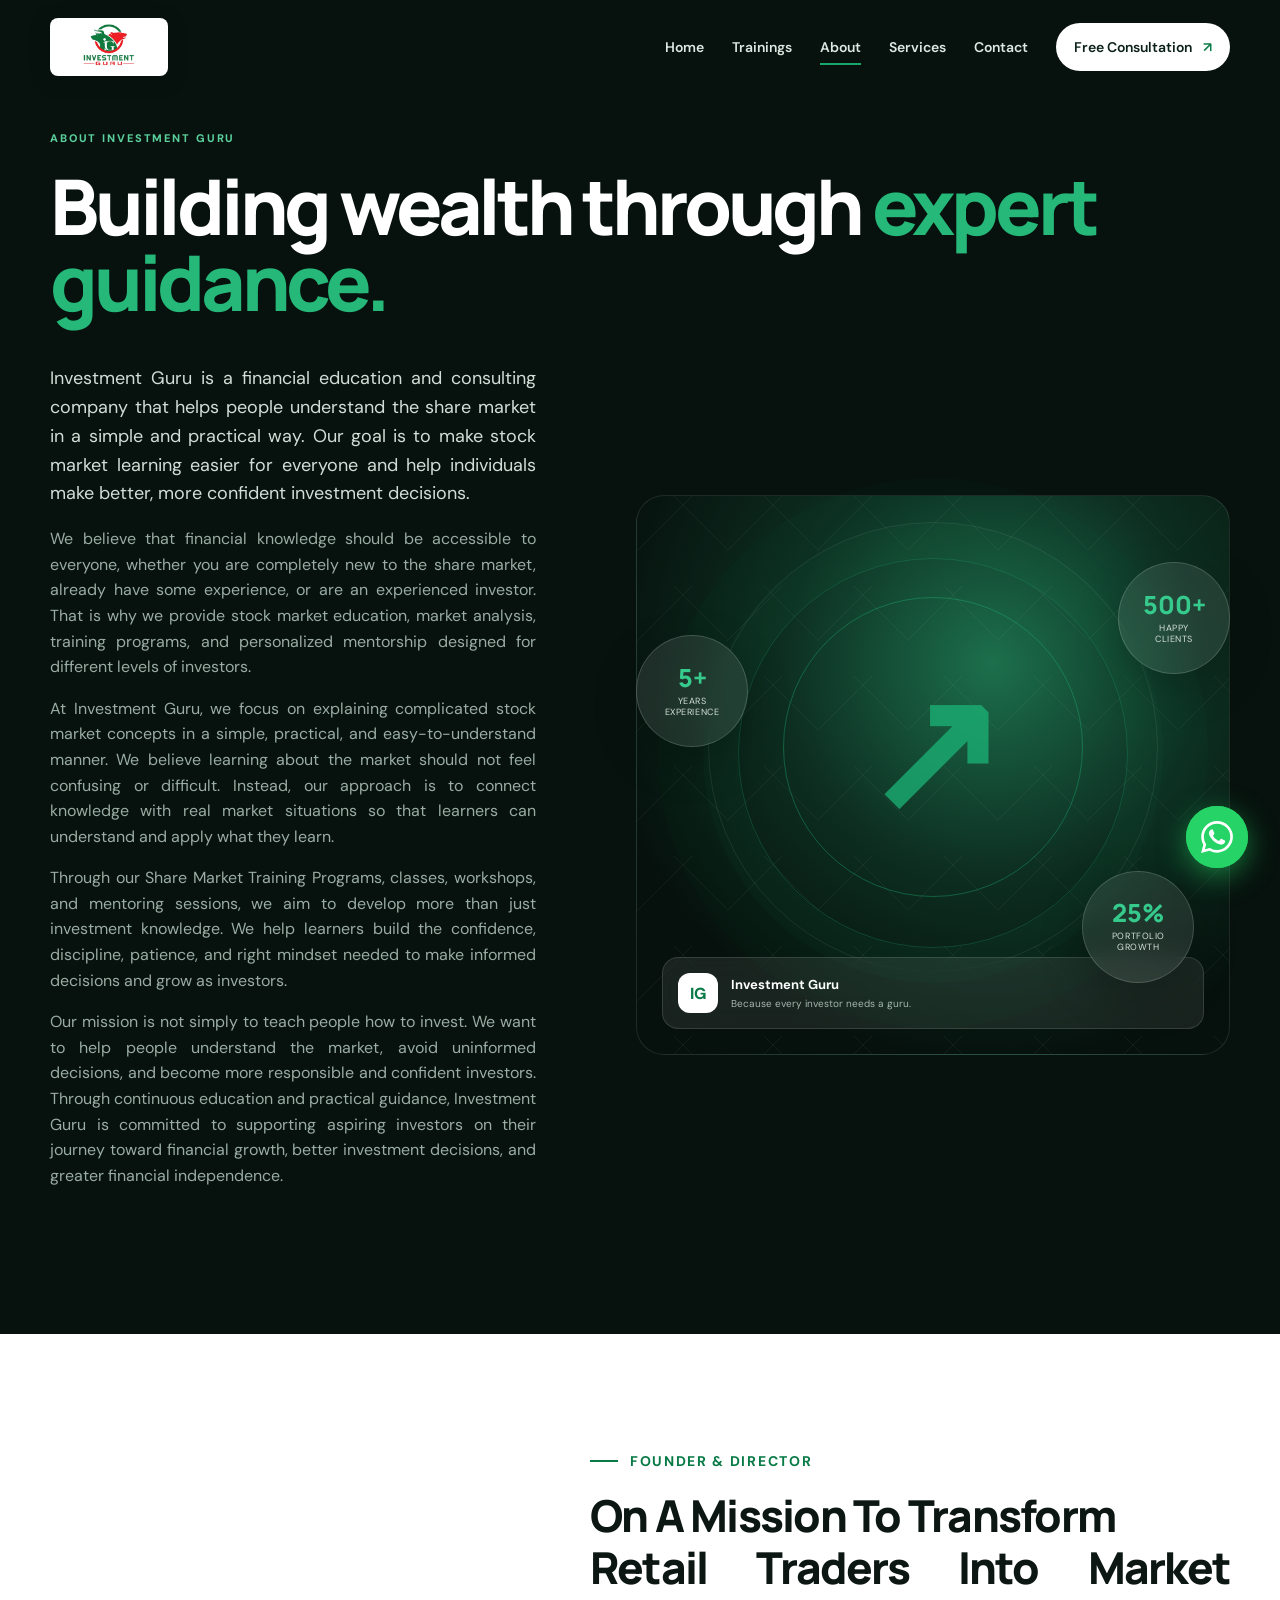
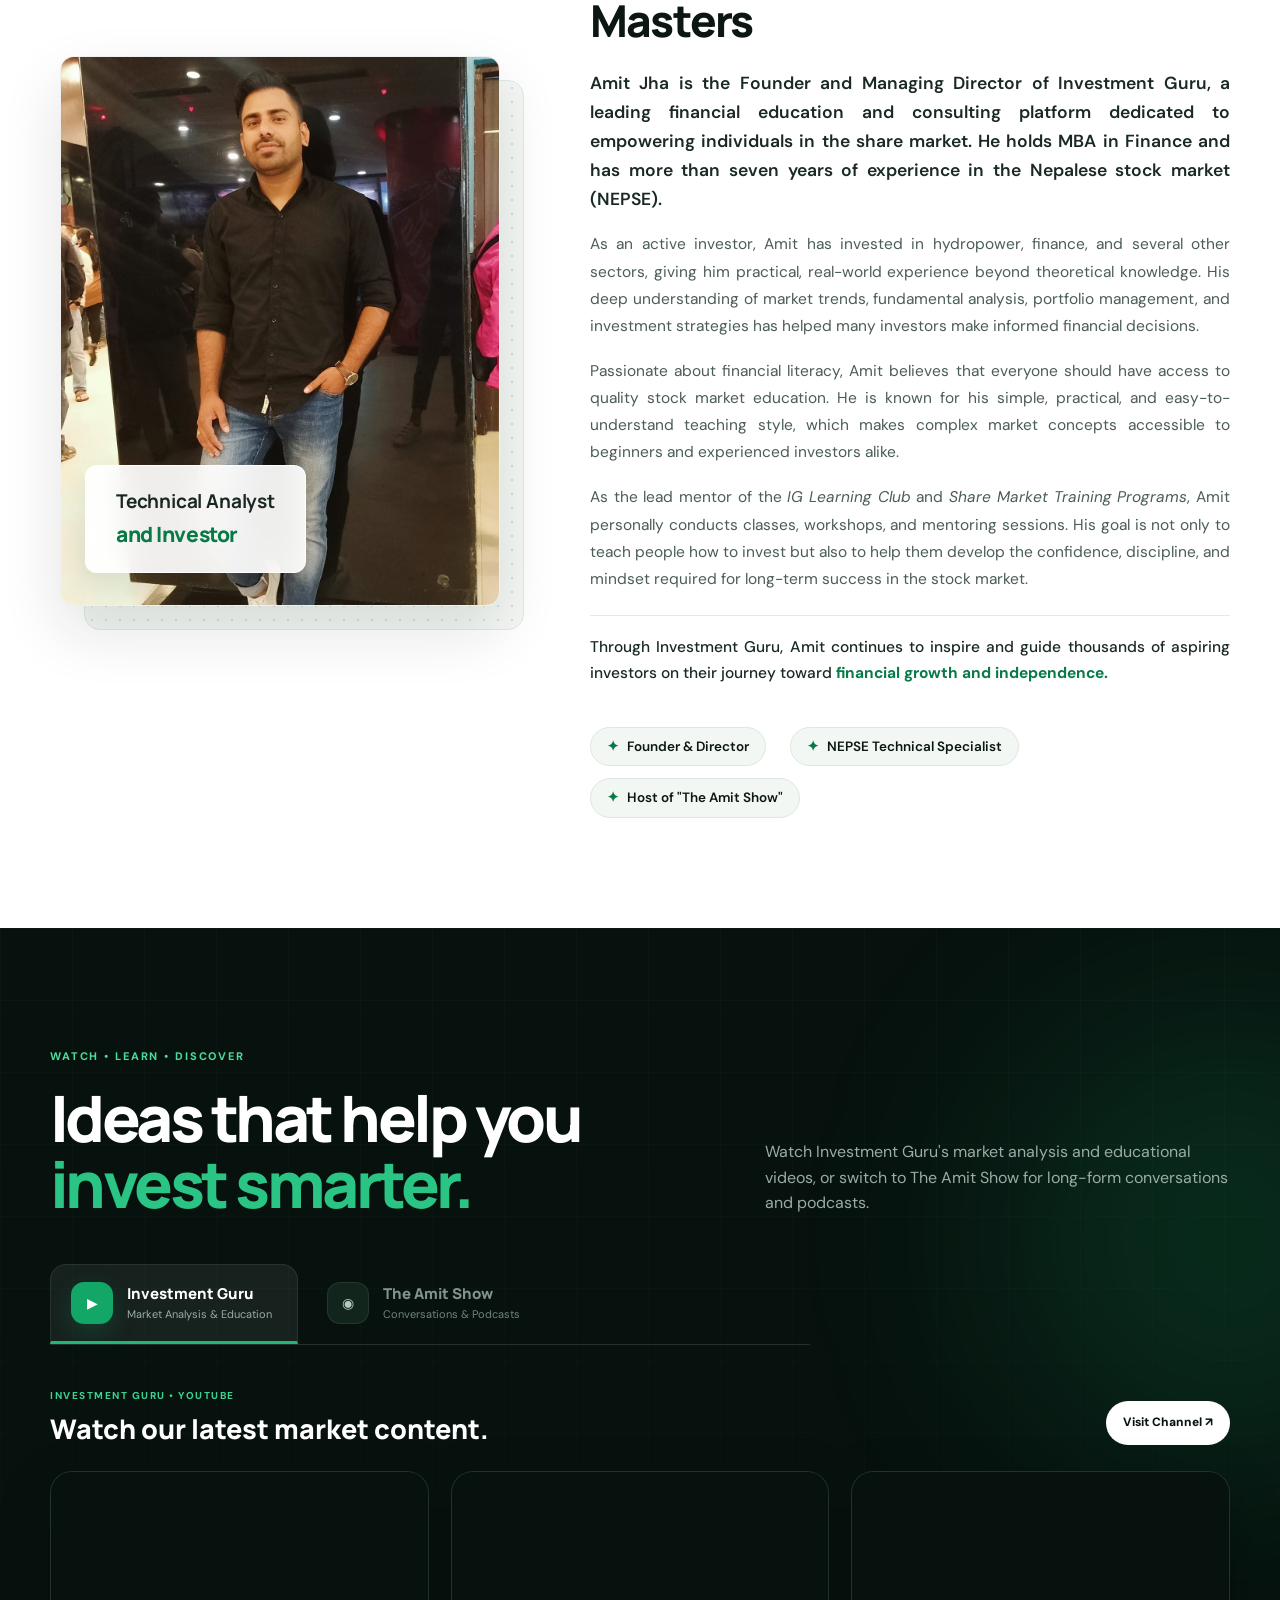
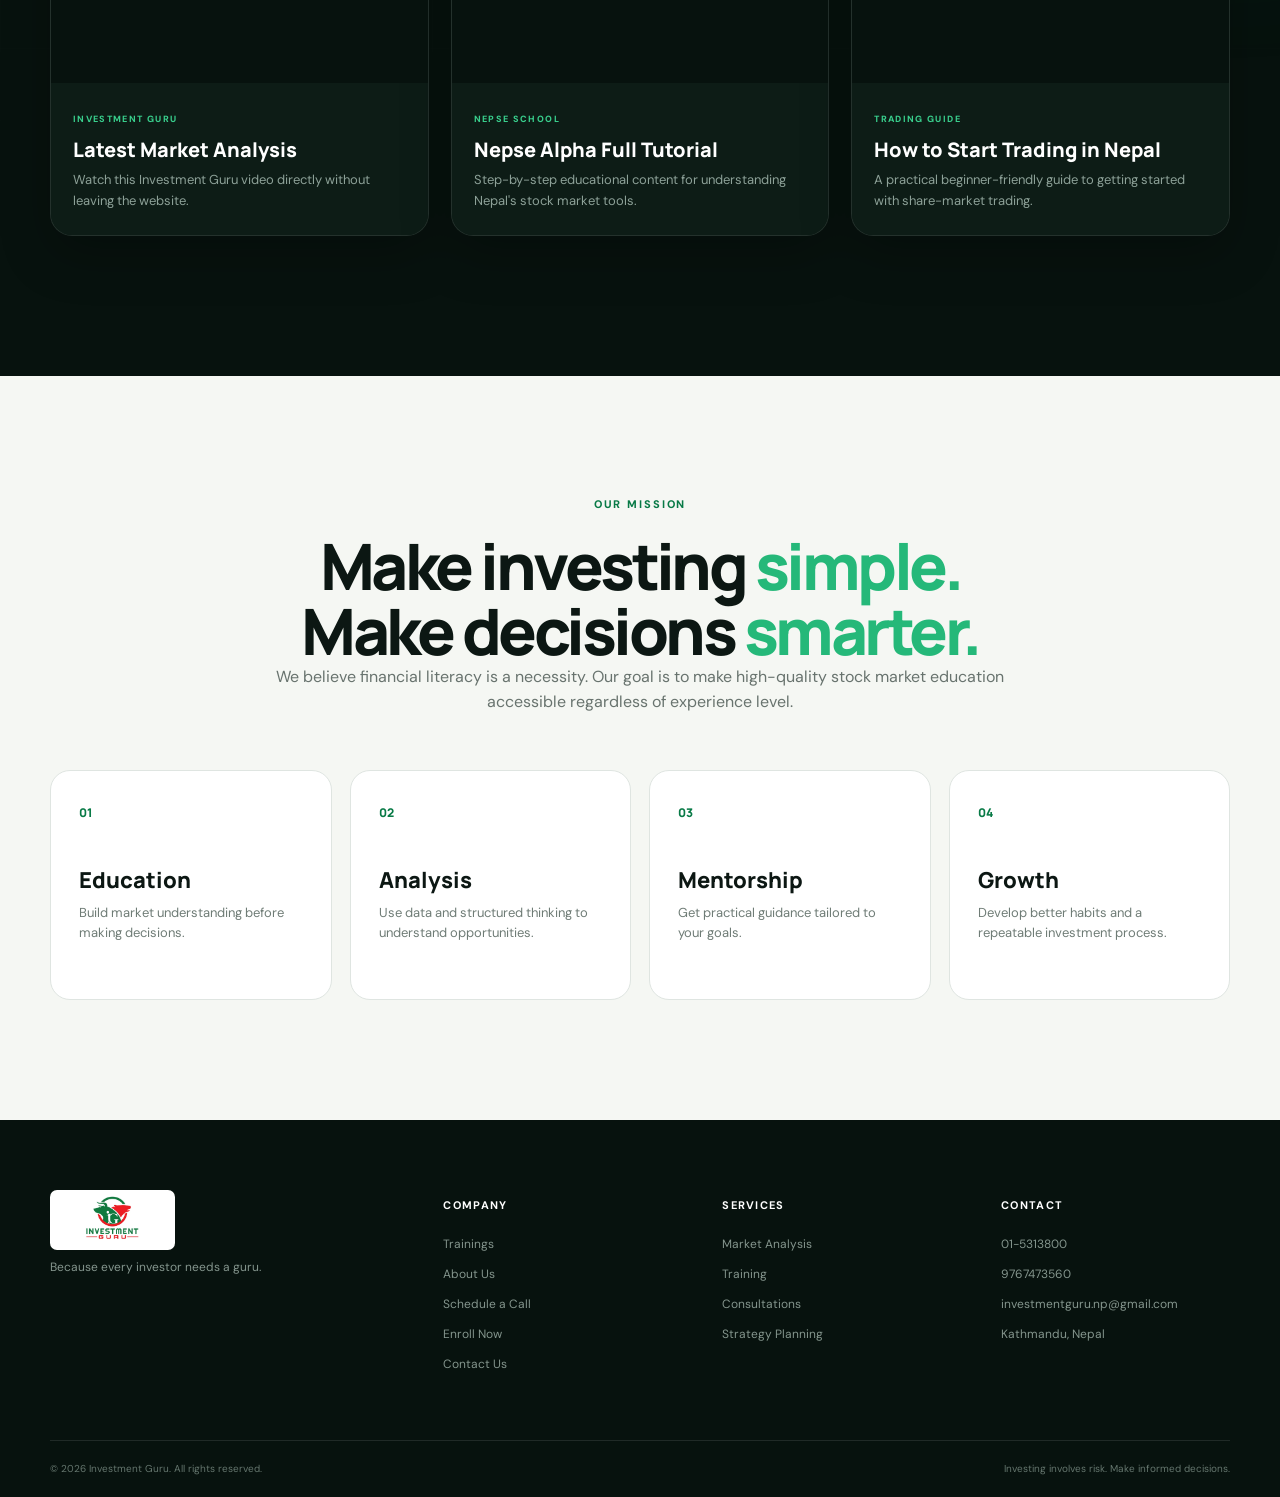
<file: about.html>
﻿<!DOCTYPE html>
<html lang="en">

<head>
    <meta charset="UTF-8">
    <meta name="viewport" content="width=device-width,initial-scale=1">
    <title>About | Investment Guru</title>
    <link rel="preconnect" href="https://fonts.googleapis.com">
    <link rel="preconnect" href="https://fonts.gstatic.com" crossorigin>
    <link
        href="https://fonts.googleapis.com/css2?family=DM+Sans:wght@400;500;600;700&family=Manrope:wght@600;700;800&display=swap"
        rel="stylesheet">
    <link rel="stylesheet" href="css/style.css">
</head>

<body>
    <header class="site-header" id="header">
        <div class="container nav-wrap">
        <a href="index.html" class="brand" aria-label="Investment Guru home">
            <img src="images/logo.jpg" alt="Investment Guru logo">
        </a>
        <button class="menu-toggle" aria-label="Open menu" aria-expanded="false"><span></span><span></span><span></span></button>
        <nav class="main-nav">
            <a href="index.html">Home</a>
            <a href="trainings.html">Trainings</a>
            <a href="about.html" class="active">About</a>
            <a href="index.html#services">Services</a>
            <a href="contact.html">Contact</a>
            <a href="consultation.html" class="nav-cta">Free Consultation <span>↗</span></a>
        </nav>
        </div>
    </header>

    <main>
        <section class="dark-section">
            <div class="container" style="text-align:left; margin:auto;" data-aos="fade-up">
                <div class="eyebrow">ABOUT INVESTMENT GURU</div>
                <h1 style="font:800 clamp(48px,6vw,82px)/1 var(--font-head);letter-spacing:-.055em;margin:0 0 25px">
                    Building wealth through <em style="font-style:normal;color:#25b879">expert guidance.</em></h1>
            </div>
            <div class="container about-grid">
                <div class="about-copy" style="text-align: justify">
                    <p class="lead">Investment Guru is a financial education and consulting company that helps people understand the share market in a simple and practical way. Our goal is to make stock market learning easier for everyone and help individuals make better, more confident investment decisions.</p>
                    <p>We believe that financial knowledge should be accessible to everyone, whether you are completely new to the share market, already have some experience, or are an experienced investor. That is why we provide stock market education, market analysis, training programs, and personalized mentorship designed for different levels of investors.</p>
                    <p>At Investment Guru, we focus on explaining complicated stock market concepts in a simple, practical, and easy-to-understand manner. We believe learning about the market should not feel confusing or difficult. Instead, our approach is to connect knowledge with real market situations so that learners can understand and apply what they learn.</p>
                    <p>Through our Share Market Training Programs, classes, workshops, and mentoring sessions, we aim to develop more than just investment knowledge. We help learners build the confidence, discipline, patience, and right mindset needed to make informed decisions and grow as investors.</p>
                    <p>Our mission is not simply to teach people how to invest. We want to help people understand the market, avoid uninformed decisions, and become more responsible and confident investors. Through continuous education and practical guidance, Investment Guru is committed to supporting aspiring investors on their journey toward financial growth, better investment decisions, and greater financial independence.</p>
                </div>
                <div class="about-visual" data-aos="fade-right">
                    <div class="portrait-card">
                        <div class="portrait-bg"></div>
                        <div class="ring ring-one"></div><div class="ring ring-two"></div>
                        <div class="bull">↗</div>
                        <div class="visual-caption"><span>IG</span><div><b>Investment Guru</b><small>Because every investor needs a guru.</small></div></div>
                    </div>
                    <div class="orbit-stats" aria-label="Investment Guru highlights">
                        <div class="orbit-ring"></div>
                        <div class="orbit-stat orbit-stat-one"><strong>5+</strong><span>Years<br>Experience</span></div>
                        <div class="orbit-stat orbit-stat-two"><strong>500+</strong><span>Happy<br>Clients</span></div>
                        <div class="orbit-stat orbit-stat-three"><strong>25%</strong><span>Portfolio<br>Growth</span></div>
                    </div>
                </div>
            </div>
        </section>

        <!-- Founder & Director Section (Amit Jha) -->
        <section class="founder-section" id="founder">
            <div class="container founder-grid">
                <div class="founder-visual-wrap">
                    <div class="founder-offset-bg"></div>
                    <div class="founder-img-card">
                        <img src="images/amit-jha.jpg" alt="Amit Jha - Founder &amp; Director of Investment Guru">
                        <div class="founder-badge">
                            <span class="badge-num">Technical Analyst</span>
                            <span class="badge-label">and Investor</span>
                        </div>
                    </div>
                </div>
                <div class="founder-content" style="text-align: justify">
                    <div class="founder-eyebrow">Founder & Director</div>
                    <h2 class="founder-title">On A Mission To Transform<br>Retail Traders Into Market Masters</h2>
                    <p class="founder-lead">Amit Jha is the Founder and Managing Director of Investment Guru, a leading financial education and consulting platform dedicated to empowering individuals in the share market. He holds MBA in Finance and has more than seven years of experience in the Nepalese stock market (NEPSE).</p>
                    <p class="founder-text">As an active investor, Amit has invested in hydropower, finance, and several other sectors, giving him practical, real-world experience beyond theoretical knowledge. His deep understanding of market trends, fundamental analysis, portfolio management, and investment strategies has helped many investors make informed financial decisions.</p>
                    <p class="founder-text">Passionate about financial literacy, Amit believes that everyone should have access to quality stock market education. He is known for his simple, practical, and easy-to-understand teaching style, which makes complex market concepts accessible to beginners and experienced investors alike.</p>
                    <p class="founder-text">As the lead mentor of the <em>IG Learning Club</em> and <em>Share Market Training Programs</em>, Amit personally conducts classes, workshops, and mentoring sessions. His goal is not only to teach people how to invest but also to help them develop the confidence, discipline, and mindset required for long-term success in the stock market.</p>
                    <div class="founder-quote">
                        Through Investment Guru, Amit continues to inspire and guide thousands of aspiring investors on their journey toward <strong>financial growth and independence.</strong>
                    </div>
                    <div class="founder-highlights">
                        <div class="founder-pill"><span>✦</span> Founder &amp; Director</div>
                        <div class="founder-pill"><span>✦</span> NEPSE Technical Specialist</div>
                        <div class="founder-pill"><span>✦</span> Host of "The Amit Show"</div>
                    </div>
                </div>
            </div>
        </section>

        <section class="youtube-media-section" id="youtube-media">
            <div class="container">
                <div class="youtube-section-head" data-aos="fade-up">
                <div>
                    <div class="eyebrow dark">WATCH • LEARN • DISCOVER</div>
                    <h2>Ideas that help you<br><em>invest smarter.</em></h2>
                </div>
                <p>Watch Investment Guru's market analysis and educational videos, or switch to The Amit Show for long-form
                    conversations and podcasts.</p>
                </div>
                <div class="youtube-tabs" role="tablist" aria-label="YouTube channels">
                <button class="youtube-tab active" type="button" role="tab" aria-selected="true"
                    data-youtube-tab="investment"><span class="youtube-tab-icon">▶</span><span><b>Investment
                        Guru</b><small>Market Analysis &amp; Education</small></span></button>
                <button class="youtube-tab" type="button" role="tab" aria-selected="false" data-youtube-tab="podcast"><span
                    class="youtube-tab-icon">◉</span><span><b>The Amit Show</b><small>Conversations &amp;
                        Podcasts</small></span></button>
                </div>

                <div class="youtube-panel active" data-youtube-panel="investment" role="tabpanel">
                <div class="youtube-panel-top">
                    <div><span class="youtube-channel-label">Investment Guru • YouTube</span>
                    <h3>Watch our latest market content.</h3>
                    </div>
                    <a class="youtube-channel-link" href="https://www.youtube.com/@InvestmentGuru_np" target="_blank" rel="noopener">Visit Channel ↗</a>
                </div>
                <div class="youtube-video-grid">
                    <div class="youtube-video-card youtube-embed-card">
                    <div class="youtube-embed"><iframe src="https://www.youtube-nocookie.com/embed/vZuukseyYnM?rel=0"
                        title="Investment Guru YouTube video" loading="lazy"
                        allow="accelerometer; autoplay; clipboard-write; encrypted-media; gyroscope; picture-in-picture; web-share"
                        allowfullscreen></iframe></div>
                    <div class="youtube-video-meta"><span>INVESTMENT GURU</span>
                        <h4>Latest Market Analysis</h4>
                        <p>Watch this Investment Guru video directly without leaving the website.</p>
                    </div>
                    </div>
                    <div class="youtube-video-card youtube-embed-card">
                    <div class="youtube-embed"><iframe src="https://www.youtube-nocookie.com/embed/KnbRdQ-_plE?rel=0"
                        title="Nepse Alpha Full Tutorial by Investment Guru" loading="lazy"
                        allow="accelerometer; autoplay; clipboard-write; encrypted-media; gyroscope; picture-in-picture; web-share"
                        allowfullscreen></iframe></div>
                    <div class="youtube-video-meta"><span>NEPSE SCHOOL</span>
                        <h4>Nepse Alpha Full Tutorial</h4>
                        <p>Step-by-step educational content for understanding Nepal's stock market tools.</p>
                    </div>
                    </div>
                    <div class="youtube-video-card youtube-embed-card">
                    <div class="youtube-embed"><iframe src="https://www.youtube-nocookie.com/embed/pHiJKzsShPM?rel=0"
                        title="How to start trading in Nepal Share Market" loading="lazy"
                        allow="accelerometer; autoplay; clipboard-write; encrypted-media; gyroscope; picture-in-picture; web-share"
                        allowfullscreen></iframe></div>
                    <div class="youtube-video-meta"><span>TRADING GUIDE</span>
                        <h4>How to Start Trading in Nepal</h4>
                        <p>A practical beginner-friendly guide to getting started with share-market trading.</p>
                    </div>
                    </div>
                </div>
                </div>

                <div class="youtube-panel" data-youtube-panel="podcast" role="tabpanel" hidden>
                <div class="youtube-panel-top">
                    <div><span class="youtube-channel-label">The Amit Show • YouTube</span>
                    <h3>Conversations beyond the charts.</h3>
                    </div><a class="youtube-channel-link" href="https://www.youtube.com/@InvestmentGuru_np" target="_blank"
                    rel="noopener">Watch The Amit Show ↗</a>
                </div>
                <div class="youtube-video-grid">
                    <div class="youtube-video-card youtube-embed-card">
                    <div class="youtube-embed"><iframe src="https://www.youtube-nocookie.com/embed/95Qlxoh6dkE?rel=0"
                        title="The Amit Show - Stock Market Secrets" loading="lazy"
                        allow="accelerometer; autoplay; clipboard-write; encrypted-media; gyroscope; picture-in-picture; web-share"
                        allowfullscreen></iframe></div>
                    <div class="youtube-video-meta"><span>THE AMIT SHOW</span>
                        <h4>Stock Market Secrets</h4>
                        <p>A long-form conversation from The Amit Show, powered by Investment Guru.</p>
                    </div>
                    </div>
                    <div class="youtube-video-card youtube-embed-card">
                    <div class="youtube-embed"><iframe src="https://www.youtube-nocookie.com/embed/95Qlxoh6dkE?rel=0"
                        title="The Amit Show" loading="lazy"
                        allow="accelerometer; autoplay; clipboard-write; encrypted-media; gyroscope; picture-in-picture; web-share"
                        allowfullscreen></iframe></div>
                    <div class="youtube-video-meta"><span>THE AMIT SHOW</span>
                        <h4>Conversations &amp; Perspectives</h4>
                        <p>Explore investing, entrepreneurship, careers and personal growth through long-form conversations.</p>
                    </div>
                    </div>
                    <div class="youtube-video-card youtube-embed-card">
                    <div class="youtube-embed youtube-embed-cta">
                        <div class="channel-mark">AS</div><a href="https://www.youtube.com/@InvestmentGuru_np" target="_blank"
                        rel="noopener" class="play-button">▶</a>
                    </div>
                    <div class="youtube-video-meta"><span>PODCAST</span>
                        <h4>Explore The Amit Show</h4>
                        <p>Visit the official Investment Guru channel for more episodes and conversations.</p>
                    </div>
                    </div>
                </div>
                </div>
            </div>
        </section>

        <section class="section">
            <div class="container">
                <div class="section-head centered">
                    <div class="eyebrow dark">OUR MISSION</div>
                    <h2>Make investing <em>simple.</em><br>Make decisions <em>smarter.</em></h2>
                    <p>We believe financial literacy is a necessity. Our goal is to make high-quality stock market
                        education accessible regardless of experience level.</p>
                </div>
                <div class="process-grid">
                    <div class="process-item"><b>01</b>
                        <h3>Education</h3>
                        <p>Build market understanding before making decisions.</p>
                    </div>
                    <div class="process-item"><b>02</b>
                        <h3>Analysis</h3>
                        <p>Use data and structured thinking to understand opportunities.</p>
                    </div>
                    <div class="process-item"><b>03</b>
                        <h3>Mentorship</h3>
                        <p>Get practical guidance tailored to your goals.</p>
                    </div>
                    <div class="process-item"><b>04</b>
                        <h3>Growth</h3>
                        <p>Develop better habits and a repeatable investment process.</p>
                    </div>
                </div>
            </div>
        </section>
    </main>

    <!-- WhatsApp Floating Action Button -->
    <a href="https://wa.me/9779767473560" class="whatsapp-fab" target="_blank" rel="noopener" aria-label="Chat on WhatsApp">
        <svg viewBox="0 0 24 24" fill="white" aria-hidden="true">
        <path d="M17.472 14.382c-.297-.149-1.758-.867-2.03-.967-.273-.099-.471-.148-.67.15-.197.297-.767.966-.94 1.164-.173.199-.347.223-.644.075-.297-.15-1.255-.463-2.39-1.475-.883-.788-1.48-1.761-1.653-2.059-.173-.297-.018-.458.13-.606.134-.133.298-.347.446-.52.149-.174.198-.298.298-.497.099-.198.05-.371-.025-.52-.075-.149-.669-1.612-.916-2.207-.242-.579-.487-.5-.669-.51-.173-.008-.371-.01-.57-.01-.198 0-.52.074-.792.372-.272.297-1.04 1.016-1.04 2.479 0 1.462 1.065 2.875 1.213 3.074.149.198 2.096 3.2 5.077 4.487.709.306 1.262.489 1.694.625.712.227 1.36.195 1.871.118.571-.085 1.758-.719 2.006-1.413.248-.694.248-1.289.173-1.413-.074-.124-.272-.198-.57-.347m-5.421 7.403h-.004a9.87 9.87 0 01-5.031-1.378l-.361-.214-3.741.982.998-3.648-.235-.374a9.86 9.86 0 01-1.51-5.26c.001-5.45 4.436-9.884 9.888-9.884 2.64 0 5.122 1.03 6.988 2.898a9.825 9.825 0 012.893 6.994c-.003 5.45-4.437 9.884-9.885 9.884m8.413-18.297A11.815 11.815 0 0012.05 0C5.495 0 .16 5.335.157 11.892c0 2.096.547 4.142 1.588 5.945L.057 24l6.305-1.654a11.882 11.882 0 005.683 1.448h.005c6.554 0 11.89-5.335 11.893-11.893a11.821 11.821 0 00-3.48-8.413z"/>
        </svg>
    </a>

    <footer class="footer">
        <div class="container footer-top">
        <div class="footer-brand"><img src="images/logo.jpg" alt="Investment Guru logo"><p>Because every investor needs a guru.</p></div>
        <div><h4>Company</h4><a href="trainings.html">Trainings</a><a href="about.html">About Us</a><a href="consultation.html">Schedule a Call</a><a href="enrollment.html">Enroll Now</a><a href="contact.html">Contact Us</a></div>
        <div><h4>Services</h4><a href="index.html#services">Market Analysis</a><a href="trainings.html">Training</a><a href="consultation.html">Consultations</a><a href="consultation.html">Strategy Planning</a></div>
        <div><h4>Contact</h4><a href="tel:+97715313800">01-5313800</a><a href="tel:+9779767473560">9767473560</a><a href="mailto:investmentguru.np@gmail.com">investmentguru.np@gmail.com</a><p>Kathmandu, Nepal</p></div>
        </div>
        <div class="container footer-bottom"><span>© 2026 Investment Guru. All rights reserved.</span><span>Investing involves risk. Make informed decisions.</span></div>
    </footer>

    <script src="https://code.jquery.com/jquery-3.7.1.min.js"></script>
    <script src="js/main.js"></script>
</body>

</html>
</file>
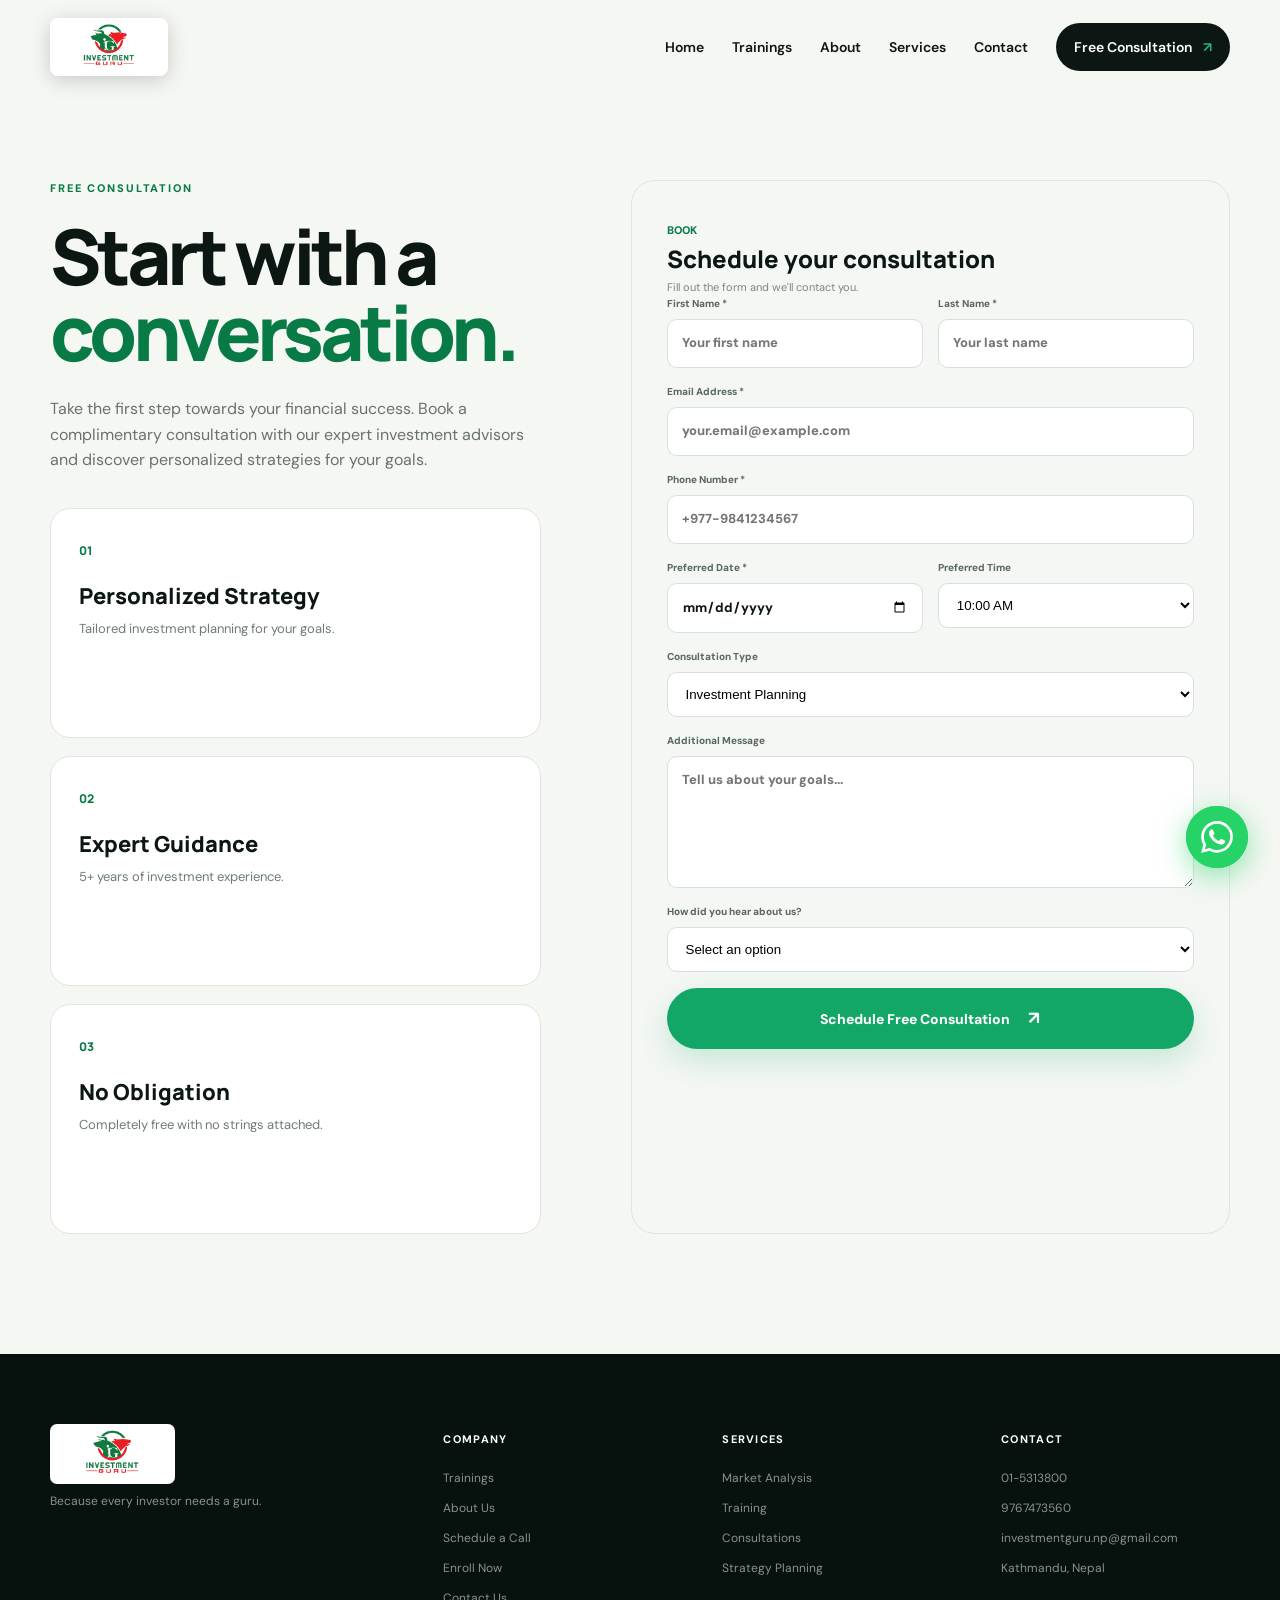
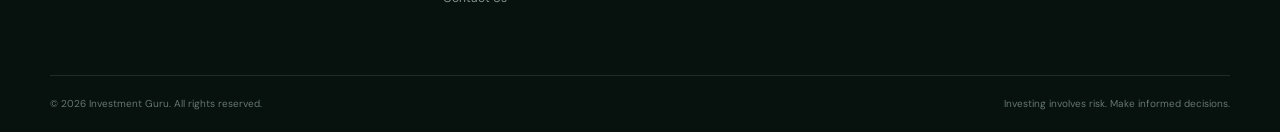
<file: consultation.html>
﻿<!DOCTYPE html>
<html lang="en">

<head>
    <meta charset="UTF-8">
    <meta name="viewport" content="width=device-width,initial-scale=1">
    <title>Free Consultation | Investment Guru</title>
    <link rel="preconnect" href="https://fonts.googleapis.com">
    <link rel="preconnect" href="https://fonts.gstatic.com" crossorigin>
    <link
        href="https://fonts.googleapis.com/css2?family=DM+Sans:wght@400;500;600;700&family=Manrope:wght@600;700;800&display=swap"
        rel="stylesheet">
    <link rel="stylesheet" href="css/style.css">
</head>

<body>
    <header class="site-header header-light" id="header">
        <div class="container nav-wrap">
        <a href="index.html" class="brand" aria-label="Investment Guru home">
            <img src="images/logo.jpg" alt="Investment Guru logo">
        </a>
        <button class="menu-toggle" aria-label="Open menu" aria-expanded="false"><span></span><span></span><span></span></button>
        <nav class="main-nav">
            <a href="index.html">Home</a>
            <a href="trainings.html">Trainings</a>
            <a href="about.html">About</a>
            <a href="index.html#services">Services</a>
            <a href="contact.html">Contact</a>
            <a href="consultation.html" class="nav-cta">Free Consultation <span>↗</span></a>
        </nav>
        </div>
    </header>

    <main>
        <section class="section" style="padding-top:180px">
            <div class="container contact-grid">
                <div class="contact-copy">
                    <div class="eyebrow dark">FREE CONSULTATION</div>
                    <h1 style="font:800 clamp(48px,6vw,78px)/1 var(--font-head);letter-spacing:-.06em;margin:0 0 25px">
                        Start with a<br><em style="font-style:normal;color:#087a46">conversation.</em>
                    </h1>
                    <p>Take the first step towards your financial success. Book a complimentary consultation with our
                        expert investment advisors and discover personalized strategies for your goals.
                    </p>
                    <div class="process-grid" style="margin-top:35px;grid-template-columns:1fr">
                        <div class="process-item">
                            <b>01</b>
                            <h3 style="margin-top:18px">Personalized Strategy</h3>
                            <p>Tailored investment planning for your goals.</p>
                        </div>
                        <div class="process-item">
                            <b>02</b>
                            <h3 style="margin-top:18px">Expert Guidance</h3>
                            <p>5+ years of investment experience.</p>
                        </div>
                        <div class="process-item"><b>03</b>
                            <h3 style="margin-top:18px">No Obligation</h3>
                            <p>Completely free with no strings attached.</p>
                        </div>
                    </div>
                </div>
                <form class="contact-form" id="consultForm">
                    <div class="form-title">
                        <span>BOOK</span>
                        <div>
                            <h3>Schedule your consultation</h3>
                            <p>Fill out the form and we'll contact you.</p>
                        </div>
                    </div>
                    <div class="form-row">
                        <label>First Name *
                            <input required name="firstName" placeholder="Your first name">
                        </label>
                        <label>Last Name *
                            <input required name="lastName" placeholder="Your last name">
                        </label>
                    </div>
                    <label>Email Address *
                        <input required type="email" name="email" placeholder="your.email@example.com">
                    </label>
                    <label>Phone Number *
                        <input required name="phone" placeholder="+977-9841234567">
                    </label>
                    <div class="form-row">
                        <label>Preferred Date *
                            <input required type="date" name="preferredDate">
                        </label>
                        <label>Preferred Time
                            <select name="preferredTime" style="display:block;width:100%;border:1px solid #d8e0db;background:#fff;border-radius:10px;padding:13px 14px;margin-top:7px">
                                <option>10:00 AM</option>
                                <option>12:00 PM</option>
                                <option>2:00 PM</option>
                                <option>4:00 PM</option>
                                <option>6:00 PM</option>
                            </select>
                        </label>
                    </div>
                    <label>Consultation Type
                        <select name="consultationType" style="display:block;width:100%;border:1px solid #d8e0db;background:#fff;border-radius:10px;padding:13px 14px;margin-top:7px">
                            <option>Investment Planning</option>
                            <option>General Consultation</option>
                            <option>Course Selection</option>
                            <option>Portfolio Strategy</option>
                            <option>Trading Strategy</option>
                        </select>
                    </label>
                    <label>Additional Message
                        <textarea name="message" rows="5" placeholder="Tell us about your goals..."></textarea>
                    </label>
                    <label>How did you hear about us?
                        <select name="hearAboutUs" style="display:block;width:100%;border:1px solid #d8e0db;background:#fff;border-radius:10px;padding:13px 14px;margin-top:7px">
                            <option value="">Select an option</option>
                            <option value="social_media">Social Media</option>
                            <option value="friend_family">Friend/Family</option>
                            <option value="google_search">Google Search</option>
                            <option value="website">Website</option>
                            <option value="advertisement">Advertisement</option>
                            <option value="other">Other</option>
                        </select>
                    </label>
                    <button class="btn btn-primary full">Schedule Free Consultation <span>↗</span></button>
                    <p class="form-status" id="consultStatus"></p>
                </form>
            </div>
        </section>
    </main>

    <!-- WhatsApp Floating Action Button -->
    <a href="https://wa.me/9779767473560" class="whatsapp-fab" target="_blank" rel="noopener" aria-label="Chat on WhatsApp">
        <svg viewBox="0 0 24 24" fill="white" aria-hidden="true">
        <path d="M17.472 14.382c-.297-.149-1.758-.867-2.03-.967-.273-.099-.471-.148-.67.15-.197.297-.767.966-.94 1.164-.173.199-.347.223-.644.075-.297-.15-1.255-.463-2.39-1.475-.883-.788-1.48-1.761-1.653-2.059-.173-.297-.018-.458.13-.606.134-.133.298-.347.446-.52.149-.174.198-.298.298-.497.099-.198.05-.371-.025-.52-.075-.149-.669-1.612-.916-2.207-.242-.579-.487-.5-.669-.51-.173-.008-.371-.01-.57-.01-.198 0-.52.074-.792.372-.272.297-1.04 1.016-1.04 2.479 0 1.462 1.065 2.875 1.213 3.074.149.198 2.096 3.2 5.077 4.487.709.306 1.262.489 1.694.625.712.227 1.36.195 1.871.118.571-.085 1.758-.719 2.006-1.413.248-.694.248-1.289.173-1.413-.074-.124-.272-.198-.57-.347m-5.421 7.403h-.004a9.87 9.87 0 01-5.031-1.378l-.361-.214-3.741.982.998-3.648-.235-.374a9.86 9.86 0 01-1.51-5.26c.001-5.45 4.436-9.884 9.888-9.884 2.64 0 5.122 1.03 6.988 2.898a9.825 9.825 0 012.893 6.994c-.003 5.45-4.437 9.884-9.885 9.884m8.413-18.297A11.815 11.815 0 0012.05 0C5.495 0 .16 5.335.157 11.892c0 2.096.547 4.142 1.588 5.945L.057 24l6.305-1.654a11.882 11.882 0 005.683 1.448h.005c6.554 0 11.89-5.335 11.893-11.893a11.821 11.821 0 00-3.48-8.413z"/>
        </svg>
    </a>

    <footer class="footer">
        <div class="container footer-top">
        <div class="footer-brand"><img src="images/logo.jpg" alt="Investment Guru logo"><p>Because every investor needs a guru.</p></div>
        <div><h4>Company</h4><a href="trainings.html">Trainings</a><a href="about.html">About Us</a><a href="consultation.html">Schedule a Call</a><a href="enrollment.html">Enroll Now</a><a href="contact.html">Contact Us</a></div>
        <div><h4>Services</h4><a href="index.html#services">Market Analysis</a><a href="trainings.html">Training</a><a href="consultation.html">Consultations</a><a href="consultation.html">Strategy Planning</a></div>
        <div><h4>Contact</h4><a href="tel:+97715313800">01-5313800</a><a href="tel:+9779767473560">9767473560</a><a href="mailto:investmentguru.np@gmail.com">investmentguru.np@gmail.com</a><p>Kathmandu, Nepal</p></div>
        </div>
        <div class="container footer-bottom"><span>© 2026 Investment Guru. All rights reserved.</span><span>Investing involves risk. Make informed decisions.</span></div>
    </footer>
    
    <script src="https://code.jquery.com/jquery-3.7.1.min.js"></script>
    <script src="js/main.js"></script>
    <script>
        $(function () {
            $('#consultForm').on('submit', function (e) {
                e.preventDefault();

                const form = $(this);
                // const submitBtn = form.find('.contact-submit-btn');
                // const submitText = submitBtn.find('.submit-text');
                // const submitLoading = submitBtn.find('.submit-loading');
                
                // Show loading state
                // submitBtn.prop('disabled', true);
                // submitText.hide();
                // submitLoading.show();
                // $('#contact-submitting').show(); // This element is not in the provided HTML, consider removing or adding.
                // $('#contact-success, #contact-error').hide();

                // Prepare form data
                const formData = new URLSearchParams();
                form.serializeArray().forEach(function(item) {
                    formData.append(item.name, item.value);
                });
                
                // Google Apps Script URL for contact form
                const scriptUrl = 'https://script.google.com/macros/s/AKfycbzspAAiZMeZQydb_bsGsQGYqFiIu2NC133SNibHiaqLbfBvUlFhkOUbTuuccPRgjq6LSQ/exec';
                
                // Submit form
                fetch(scriptUrl, {
                    method: 'POST',
                    mode: 'no-cors',
                    body: formData
                })
                .then(() => {
                    // console.log(formData.toString());
                    // Show success message
                    // $('#contact-submitting').hide(); // This element is not in the provided HTML, consider removing or adding.
                    // $('#contact-success').show();
                    form[0].reset();
                    
                    // Hide success message after 5 seconds
                    setTimeout(() => {
                        // $('#contact-success').hide();
                    }, 5000);
                })
                .catch(() => {
                    // Show error message
                    // $('#contact-submitting').hide(); // This element is not in the provided HTML, consider removing or adding.
                    // $('#contact-error').show();
                    
                    // Hide error message after 5 seconds
                    setTimeout(() => {
                        // $('#contact-error').hide();
                    }, 5000);
                })
                .finally(() => {
                    $('#consultStatus').text('Your consultation request has been submitted. We will contact you soon.').css('color', 'green');
                    // Reset button state
                    // submitBtn.prop('disabled', false);
                    // submitText.show();
                    // submitLoading.hide();
                });
                
                // const d = Object.fromEntries(new FormData(this).entries());
                // const subject = 'Free Consultation Request - ' + d.first + ' ' + d.last;
                // const body = `Name: ${d.first} ${d.last}%0D%0AEmail: ${d.email}%0D%0APhone: ${d.phone}%0D%0ADate: ${d.date}%0D%0ATime: ${d.time}%0D%0AType: ${d.type}%0D%0A%0D%0A${d.message || ''}`;
                // window.location.href = `mailto:investmentguru.np@gmail.com?subject=${encodeURIComponent(subject)}&body=${body}`;
                
            });
        });
    </script>
</body>

</html>
</file>
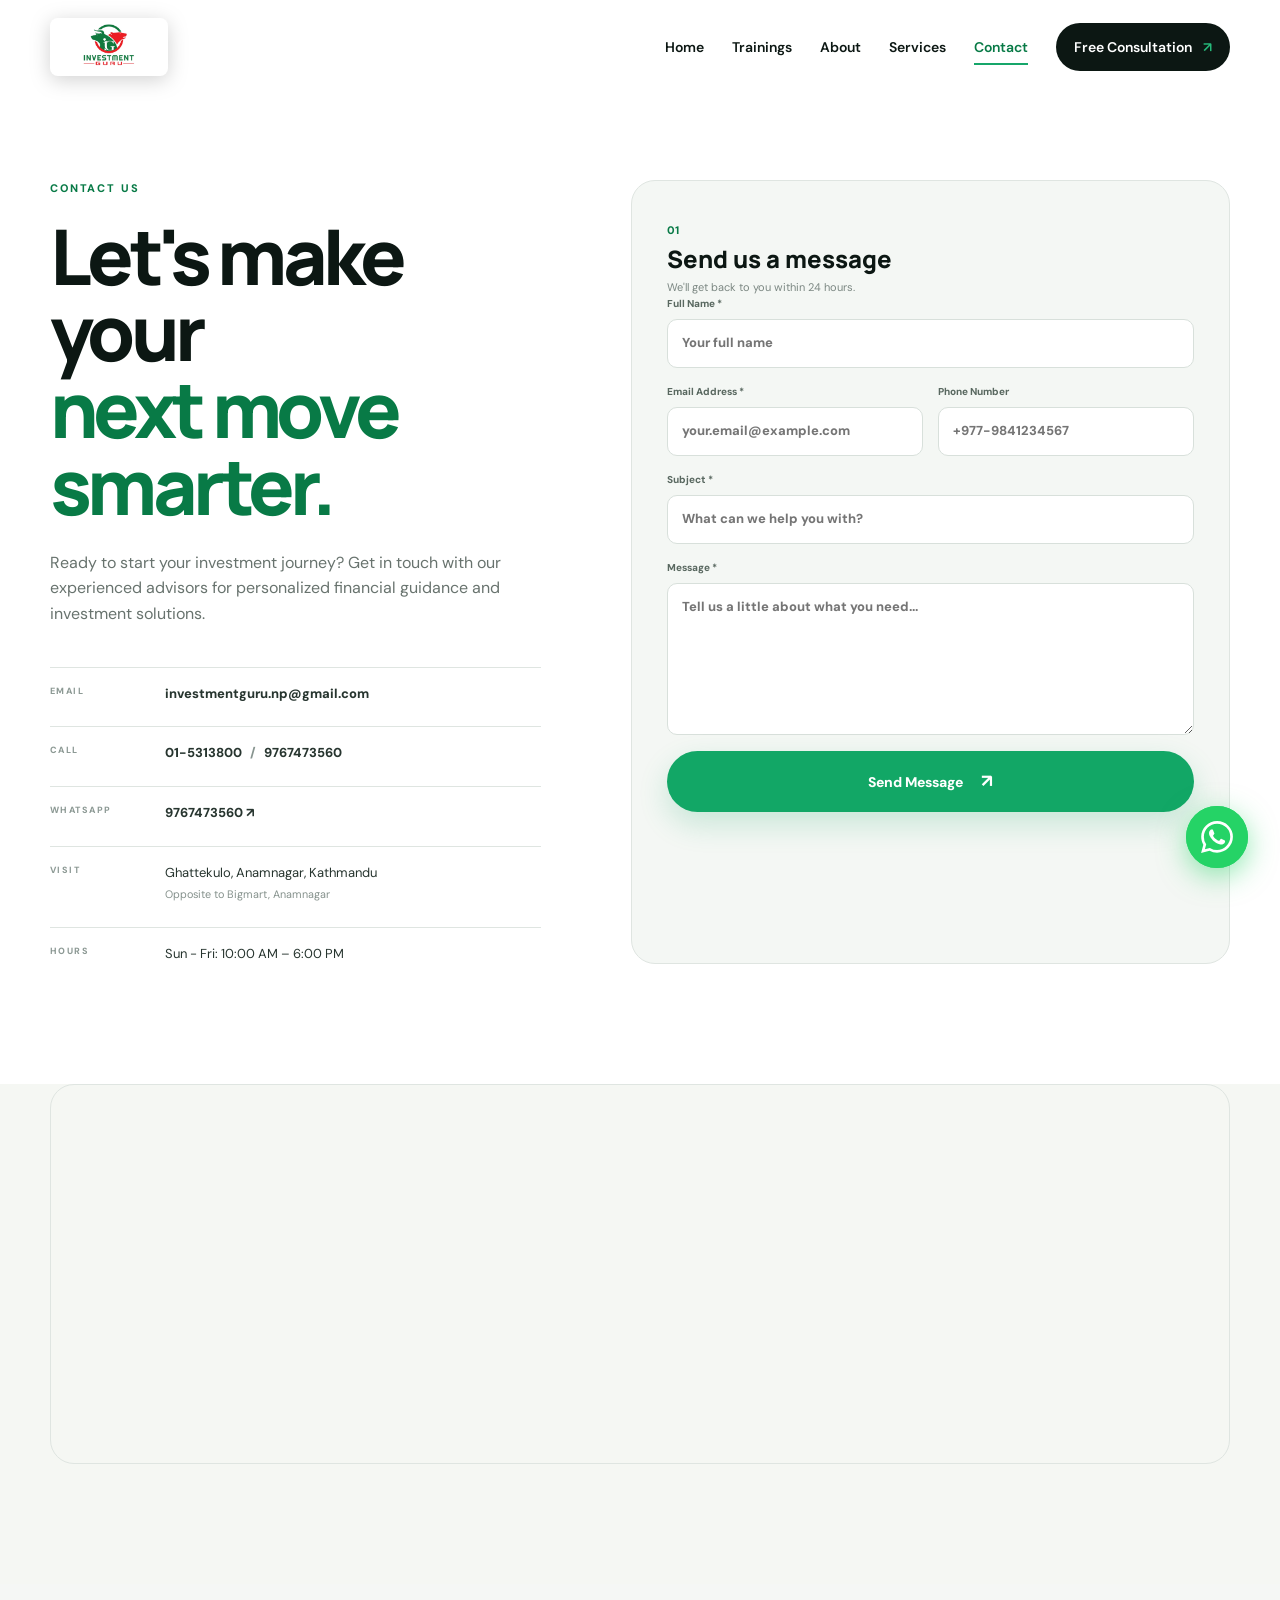
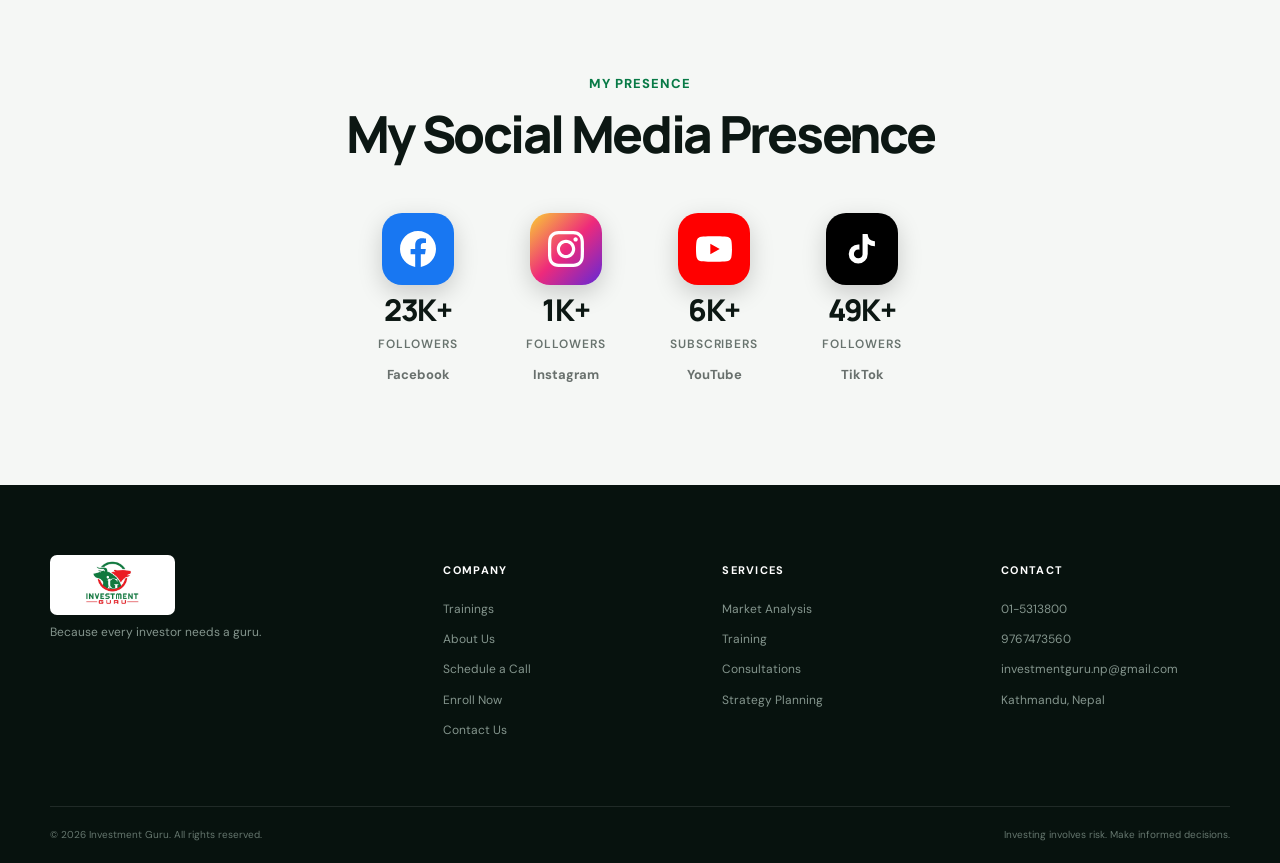
<file: contact.html>
<!DOCTYPE html>
<html lang="en">

<head>
    <meta charset="UTF-8">
    <meta name="viewport" content="width=device-width,initial-scale=1">
    <title>Contact | Investment Guru</title>
    <link rel="preconnect" href="https://fonts.googleapis.com">
    <link rel="preconnect" href="https://fonts.gstatic.com" crossorigin>
    <link
        href="https://fonts.googleapis.com/css2?family=DM+Sans:wght@400;500;600;700&family=Manrope:wght@600;700;800&display=swap"
        rel="stylesheet">
    <link rel="stylesheet" href="css/style.css">
</head>

<body>
    <header class="site-header header-light" id="header">
        <div class="container nav-wrap">
        <a href="index.html" class="brand" aria-label="Investment Guru home">
            <img src="images/logo.jpg" alt="Investment Guru logo">
        </a>
        <button class="menu-toggle" aria-label="Open menu" aria-expanded="false"><span></span><span></span><span></span></button>
        <nav class="main-nav">
            <a href="index.html">Home</a>
            <a href="trainings.html">Trainings</a>
            <a href="about.html">About</a>
            <a href="index.html#services">Services</a>
            <a href="contact.html" class="active">Contact</a>
            <a href="consultation.html" class="nav-cta">Free Consultation <span>↗</span></a>
        </nav>
        </div>
    </header>

    <main>
        <section class="section contact-section" style="padding-top:180px">
            <div class="container contact-grid">
                <div class="contact-copy">
                    <div class="eyebrow dark">CONTACT US</div>
                    <h1 style="font:800 clamp(48px,6vw,78px)/1 var(--font-head);letter-spacing:-.06em;margin:0 0 25px">
                        Let's make your<br><em style="font-style:normal;color:#087a46">next move smarter.</em></h1>
                    <p>Ready to start your investment journey? Get in touch with our experienced advisors for
                        personalized financial guidance and investment solutions.</p>
                    <!-- Dynamic contact details rendered by JS from data.js -->
                    <div class="contact-details" id="contactDetails"></div>
                </div>
                <form class="contact-form" id="contactForm">
                    <div class="form-title"><span>01</span>
                        <div>
                            <h3>Send us a message</h3>
                            <p>We'll get back to you within 24 hours.</p>
                        </div>
                    </div><label>Full Name *<input required name="name" placeholder="Your full name"></label>
                    <div class="form-row"><label>Email Address *<input required type="email" name="email"
                                placeholder="your.email@example.com"></label><label>Phone Number<input name="phone"
                                placeholder="+977-9841234567"></label></div><label>Subject *<input required
                            name="subject" placeholder="What can we help you with?"></label><label>Message *<textarea
                            required name="message" rows="6"
                            placeholder="Tell us a little about what you need..."></textarea></label><button
                        class="btn btn-primary full">Send Message <span>↗</span></button>
                    <p class="form-status" id="formStatus"></p>
                </form>
            </div>
        </section>
        <section class="section" style="padding-top:0">
            <div class="container">
                <div style="height:380px;border-radius:24px;overflow:hidden;border:1px solid #dfe5e1">
                    <iframe src="https://www.google.com/maps/embed?pb=!1m17!1m12!1m3!1d883.150979613664!2d85.32829626956001!3d27.69863418593248!2m3!1f0!2f0!3f0!3m2!1i1024!2i768!4f13.1!3m2!1m1!2zMjfCsDQxJzU1LjEiTiA4NcKwMTknNDQuMiJF!5e0!3m2!1sen!2snp!4v1753511424217!5m2!1sen!2snp" width="100%" height="100%" style="border:0" loading="lazy"></iframe>
                </div>
            </div>
        </section>
    </main>

    <!-- Social Media Presence Section -->
    <section class="social-media-section" id="social">
        <div class="container social-inner">
            <div class="social-eyebrow">My Presence</div>
            <h2 class="social-title">My Social Media Presence</h2>
            <div class="social-grid" id="socialGrid"></div>
        </div>
    </section>

    <!-- WhatsApp Floating Action Button -->
    <a href="https://wa.me/9779767473560" class="whatsapp-fab" target="_blank" rel="noopener" aria-label="Chat on WhatsApp">
        <svg viewBox="0 0 24 24" fill="white" aria-hidden="true">
            <path d="M17.472 14.382c-.297-.149-1.758-.867-2.03-.967-.273-.099-.471-.148-.67.15-.197.297-.767.966-.94 1.164-.173.199-.347.223-.644.075-.297-.15-1.255-.463-2.39-1.475-.883-.788-1.48-1.761-1.653-2.059-.173-.297-.018-.458.13-.606.134-.133.298-.347.446-.52.149-.174.198-.298.298-.497.099-.198.05-.371-.025-.52-.075-.149-.669-1.612-.916-2.207-.242-.579-.487-.5-.669-.51-.173-.008-.371-.01-.57-.01-.198 0-.52.074-.792.372-.272.297-1.04 1.016-1.04 2.479 0 1.462 1.065 2.875 1.213 3.074.149.198 2.096 3.2 5.077 4.487.709.306 1.262.489 1.694.625.712.227 1.36.195 1.871.118.571-.085 1.758-.719 2.006-1.413.248-.694.248-1.289.173-1.413-.074-.124-.272-.198-.57-.347m-5.421 7.403h-.004a9.87 9.87 0 01-5.031-1.378l-.361-.214-3.741.982.998-3.648-.235-.374a9.86 9.86 0 01-1.51-5.26c.001-5.45 4.436-9.884 9.888-9.884 2.64 0 5.122 1.03 6.988 2.898a9.825 9.825 0 012.893 6.994c-.003 5.45-4.437 9.884-9.885 9.884m8.413-18.297A11.815 11.815 0 0012.05 0C5.495 0 .16 5.335.157 11.892c0 2.096.547 4.142 1.588 5.945L.057 24l6.305-1.654a11.882 11.882 0 005.683 1.448h.005c6.554 0 11.89-5.335 11.893-11.893a11.821 11.821 0 00-3.48-8.413z"/>
        </svg>
    </a>

    <footer class="footer">
        <div class="container footer-top">
        <div class="footer-brand"><img src="images/logo.jpg" alt="Investment Guru logo"><p>Because every investor needs a guru.</p></div>
        <div><h4>Company</h4><a href="trainings.html">Trainings</a><a href="about.html">About Us</a><a href="consultation.html">Schedule a Call</a><a href="enrollment.html">Enroll Now</a><a href="contact.html">Contact Us</a></div>
        <div><h4>Services</h4><a href="index.html#services">Market Analysis</a><a href="trainings.html">Training</a><a href="consultation.html">Consultations</a><a href="consultation.html">Strategy Planning</a></div>
        <div><h4>Contact</h4><a href="tel:+97715313800">01-5313800</a><a href="tel:+9779767473560">9767473560</a><a href="mailto:investmentguru.np@gmail.com">investmentguru.np@gmail.com</a><p>Kathmandu, Nepal</p></div>
        </div>
        <div class="container footer-bottom"><span>© 2026 Investment Guru. All rights reserved.</span><span>Investing involves risk. Make informed decisions.</span></div>
    </footer>

    <script src="https://code.jquery.com/jquery-3.7.1.min.js"></script>
    <script src="js/data.js"></script>
    <script src="js/main.js"></script>
</body>

</html>
</file>
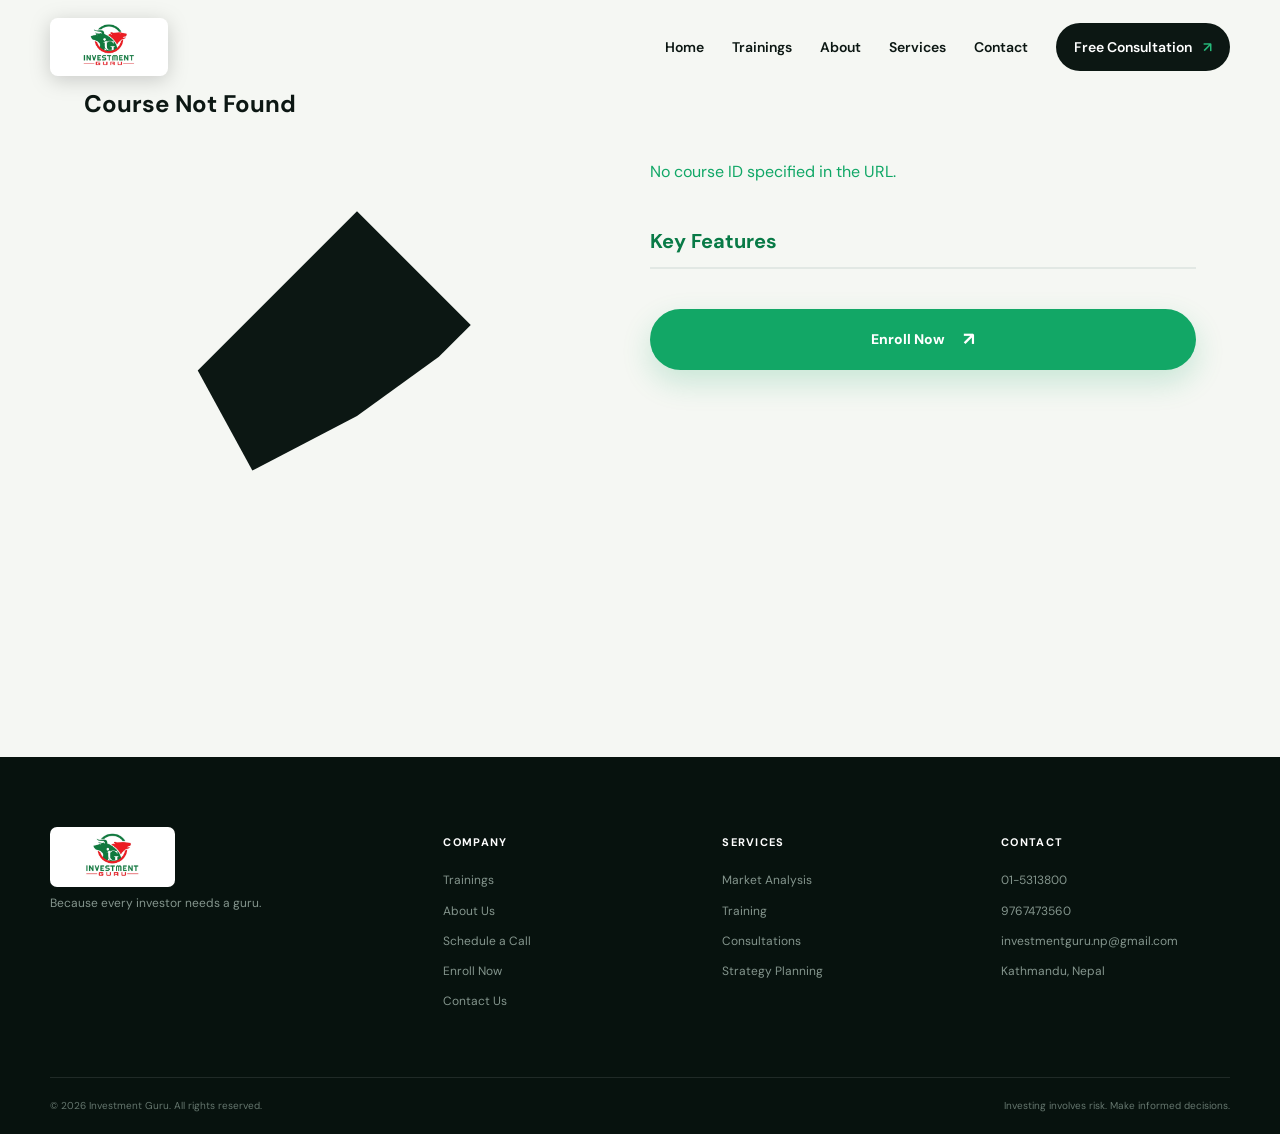
<file: course-description.html>
<!DOCTYPE html>
<html lang="en">

<head>
    <meta charset="UTF-8">
    <meta name="viewport" content="width=device-width,initial-scale=1">
    <title>Course Description | Investment Guru</title>
    <link rel="preconnect" href="https://fonts.googleapis.com">
    <link rel="preconnect" href="https://fonts.gstatic.com" crossorigin>
    <link href="https://fonts.googleapis.com/css2?family=DM+Sans:wght@400;500;600;700&family=Manrope:wght@600;700;800&display=swap" rel="stylesheet">
    <link rel="stylesheet" href="css/style.css">
</head>

<body>
    <header class="site-header header-light" id="header">
        <div class="container nav-wrap">
        <a href="index.html" class="brand" aria-label="Investment Guru home">
            <img src="images/logo.jpg" alt="Investment Guru logo">
        </a>
        <button class="menu-toggle" aria-label="Open menu" aria-expanded="false"><span></span><span></span><span></span></button>
        <nav class="main-nav">
            <a href="index.html">Home</a>
            <a href="trainings.html">Trainings</a>
            <a href="about.html">About</a>
            <a href="index.html#services">Services</a>
            <a href="contact.html">Contact</a>
            <a href="consultation.html" class="nav-cta">Free Consultation <span>↗</span></a>
        </nav>
        </div>
    </header>

    <main>
        <section class="section course-description-page">
            <div class="container">
                <div class="course-header">
                    <div class="course-tag" id="courseTag"></div>
                    <h1 class="course-title" id="courseTitle"></h1>
                </div>
                <div class="course-detail-grid">
                    <div class="course-image">
                        <svg viewBox="0 0 24 24" fill="currentColor" aria-hidden="true" style="width:100%;height:auto">
                            <path d="M12 3l5 5-1.4 1.4L12 12l-4.6 2.4L5 10l5-5L12 3z"/>
                        </svg>
                    </div>
                    <div class="course-details">
                        <!-- <div class="course-id" id="courseId"></div> -->
                        <p class="course-description" id="courseDescription"></p>
                        <p class="course-fullDescription" id="coursefullDescription"></p>
                        <ul class="course-features" id="courseFeatures"></ul>
                        <div class="key-features-section">
                          <h4>Key Features</h4>
                          <ul class="key-features-list"></ul>
                        </div>
                        <div class="course-meta" id="courseMeta"></div>
                        <a href="enrollment.html?course=" class="btn btn-primary full" id="enrollBtn">Enroll Now <span>↗</span></a>
                    </div>
                </div>
            </div>
        </section>
    </main>

    <footer class="footer">
        <div class="container footer-top">
        <div class="footer-brand"><img src="images/logo.jpg" alt="Investment Guru logo"><p>Because every investor needs a guru.</p></div>
        <div><h4>Company</h4><a href="trainings.html">Trainings</a><a href="about.html">About Us</a><a href="consultation.html">Schedule a Call</a><a href="enrollment.html">Enroll Now</a><a href="contact.html">Contact Us</a></div>
        <div><h4>Services</h4><a href="index.html#services">Market Analysis</a><a href="trainings.html">Training</a><a href="consultation.html">Consultations</a><a href="consultation.html">Strategy Planning</a></div>
        <div><h4>Contact</h4><a href="tel:+97715313800">01-5313800</a><a href="tel:+9779767473560">9767473560</a><a href="mailto:investmentguru.np@gmail.com">investmentguru.np@gmail.com</a><p>Kathmandu, Nepal</p></div>
        </div>
        <div class="container footer-bottom"><span>© 2026 Investment Guru. All rights reserved.</span><span>Investing involves risk. Make informed decisions.</span></div>
    </footer>

    <script src="https://code.jquery.com/jquery-3.7.1.min.js"></script>
    <script src="js/data.js"></script>
    <script src="js/main.js"></script>
    <script>
      $(function () {
        const params = new URLSearchParams(window.location.search);
        const courseId = params.get('course');

        if (!courseId) {
          $('#courseTitle').text('Course Not Found');
          $('#courseDescription').text('No course ID specified in the URL.');
          return;
        }

        const course = TRAININGS.find(t => t.id === courseId);
        if (!course) {
          $('#courseTitle').text('Course Not Found');
          $('#courseDescription').text('Course not available.');
          return;
        }

        $('#courseTag').text(course.tag);
        $('#courseTitle').text(course.title);
        $('#courseId').text(`Course ID: ${course.id}`);
        $('#courseDescription').text(course.description);
        $('#coursefullDescription').text(course.fullDescription);

        const $features = $('#courseFeatures');
        $features.html(course.features.map(f => `<li>${f}</li>`).join(''));

        const $keyFeaturesList = $('.key-features-list');
        $keyFeaturesList.html(course.keyFeatures.map(f => `<li>${f}</li>`).join(''));

        $('#courseMeta').html(`
          <span>• ${course.duration}</span>
          <strong style="color: var(--green-2) !important;"> • Rs. ${course.price}</strong>
        `);

        $('#enrollBtn').attr('href', `enrollment.html?course=${course.id}`);
      });
    </script>
</body>

</html>
</file>
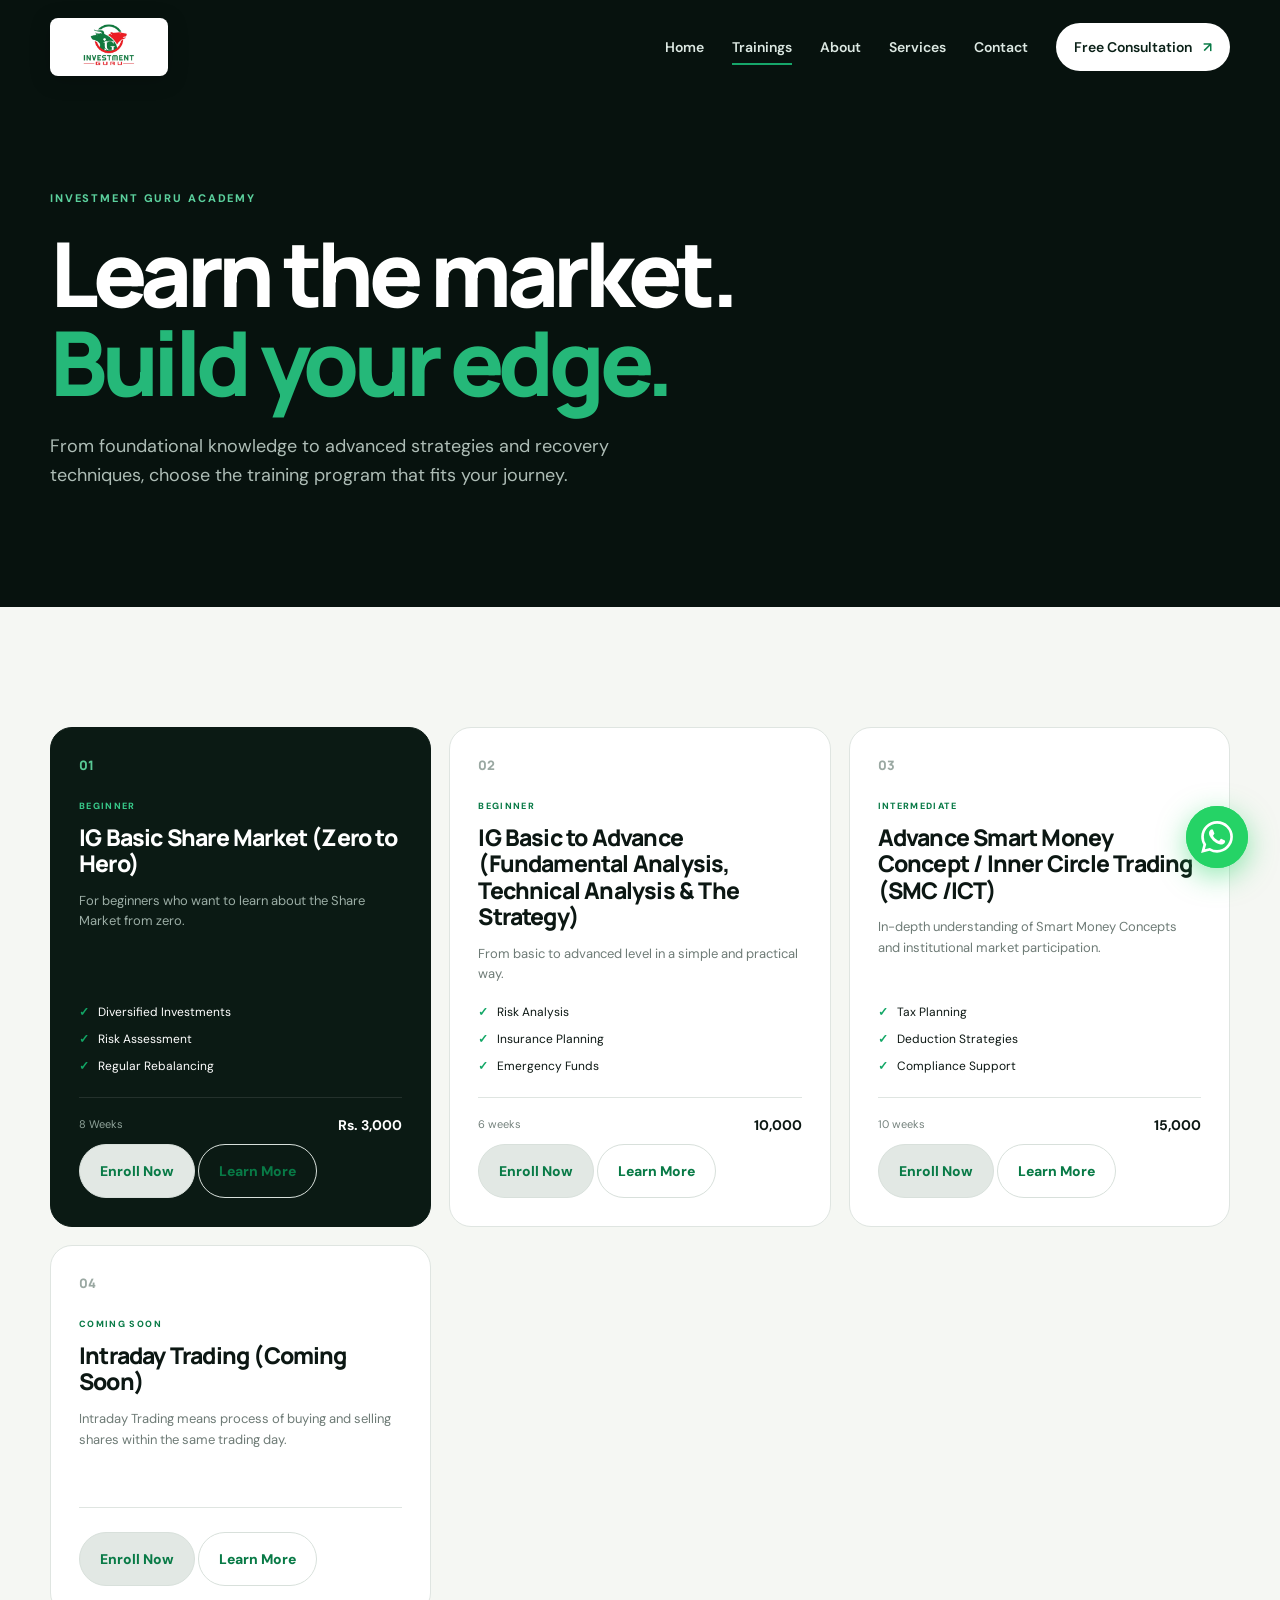
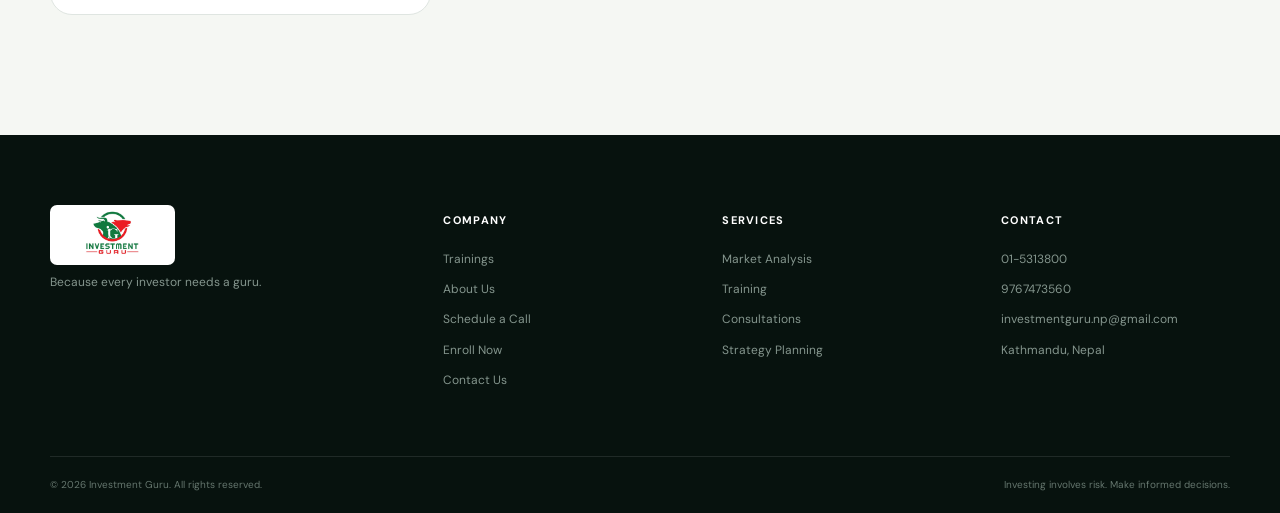
<file: courses.html>
﻿<!DOCTYPE html>
<html lang="en">
<head>
    <meta charset="UTF-8">
    <meta http-equiv="refresh" content="0; url=trainings.html">
    <title>Redirecting to Trainings | Investment Guru</title>
    <script>window.location.replace("trainings.html");</script>
</head>
<body>
    <p>Redirecting to <a href="trainings.html">Trainings</a>...</p>
</body>
</html>
</file>
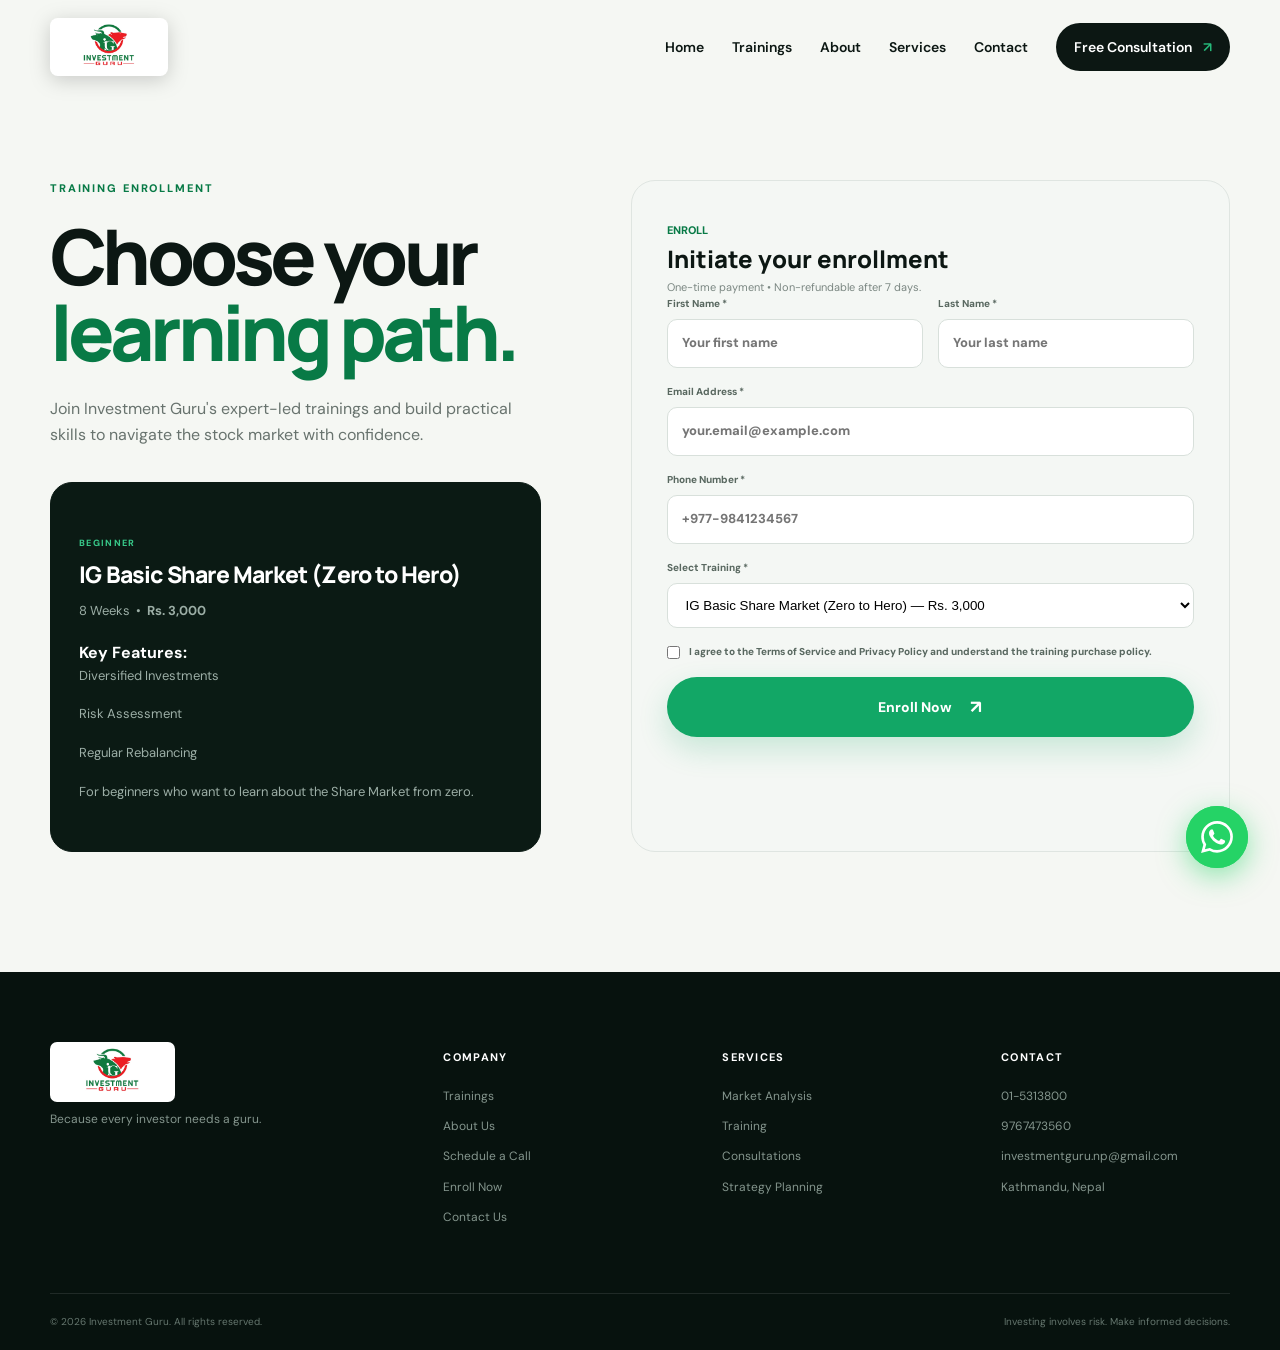
<file: enrollment.html>
<!DOCTYPE html>
<html lang="en">

<head>
    <meta charset="UTF-8">
    <meta name="viewport" content="width=device-width,initial-scale=1">
    <title>Training Enrollment | Investment Guru</title>
    <link rel="preconnect" href="https://fonts.googleapis.com">
    <link rel="preconnect" href="https://fonts.gstatic.com" crossorigin>
    <link
        href="https://fonts.googleapis.com/css2?family=DM+Sans:wght@400;500;600;700&family=Manrope:wght@600;700;800&display=swap"
        rel="stylesheet">
    <link rel="stylesheet" href="css/style.css">
</head>

<body>
    <header class="site-header header-light" id="header">
        <div class="container nav-wrap">
        <a href="index.html" class="brand" aria-label="Investment Guru home">
            <img src="images/logo.jpg" alt="Investment Guru logo">
        </a>
        <button class="menu-toggle" aria-label="Open menu" aria-expanded="false"><span></span><span></span><span></span></button>
        <nav class="main-nav">
            <a href="index.html">Home</a>
            <a href="trainings.html">Trainings</a>
            <a href="about.html">About</a>
            <a href="index.html#services">Services</a>
            <a href="contact.html">Contact</a>
            <a href="consultation.html" class="nav-cta">Free Consultation <span>↗</span></a>
        </nav>
        </div>
    </header>

    <main>
        <section class="section" style="padding-top:180px">
            <div class="container contact-grid">
                <div class="contact-copy">
                    <div class="eyebrow dark">TRAINING ENROLLMENT</div>
                    <h1 style="font:800 clamp(48px,6vw,78px)/1 var(--font-head);letter-spacing:-.06em;margin:0 0 25px">
                        Choose your<br><em style="font-style:normal;color:#087a46">learning path.</em></h1>
                    <p>Join Investment Guru's expert-led trainings and build practical skills to navigate the stock market
                        with confidence.</p>
                    <!-- Dynamic enrollment card — updated when dropdown changes -->
                    <div id="enrollmentCard"></div>
                </div>
                <form class="contact-form" id="enrollForm">
                    <div class="form-title"><span>ENROLL</span>
                        <div>
                            <h3>Initiate your enrollment</h3>
                            <p>One-time payment • Non-refundable after 7 days.</p>
                        </div>
                    </div>
                    <div class="form-row">
                        <label>First Name *
                            <input required name="firstName" placeholder="Your first name">
                        </label>
                        <label>Last Name *
                            <input required name="lastName" placeholder="Your last name">
                        </label>
                    </div>
                    <label>Email Address *
                        <input required type="email" name="email" placeholder="your.email@example.com">
                    </label>
                    <label>Phone Number *
                        <input required name="phone" placeholder="+977-9841234567"></label>
                    <label>Select Training *
                        <select required name="course" id="trainingSelect"
                            style="display:block;width:100%;border:1px solid #d8e0db;background:#fff;border-radius:10px;padding:13px 14px;margin-top:7px">
                            <!-- Populated by JS from data.js -->
                        </select>
                    </label>
                    <label style="display:flex;gap:9px;align-items:flex-start">
                        <input required type="checkbox" name="agreeTerms" style="width:auto;margin:2px 0"> I agree to the Terms of Service and Privacy Policy and understand the training purchase policy.
                    </label>
                    <button class="btn btn-primary full">Enroll Now <span>↗</span></button>
                    <p class="form-status" id="enrollStatus"></p>
                </form>
            </div>
        </section>
    </main>

    <!-- Social Media Presence Section -->
    <!-- <section class="social-media-section" id="social">
        <div class="container social-inner">
            <div class="social-eyebrow">My Presence</div>
            <h2 class="social-title">My Social Media Presence</h2>
            <div class="social-grid" id="socialGrid"></div>
        </div>
    </section> -->

    <!-- WhatsApp Floating Action Button -->
    <a href="https://wa.me/9779767473560" class="whatsapp-fab" target="_blank" rel="noopener" aria-label="Chat on WhatsApp">
        <svg viewBox="0 0 24 24" fill="white" aria-hidden="true">
            <path d="M17.472 14.382c-.297-.149-1.758-.867-2.03-.967-.273-.099-.471-.148-.67.15-.197.297-.767.966-.94 1.164-.173.199-.347.223-.644.075-.297-.15-1.255-.463-2.39-1.475-.883-.788-1.48-1.761-1.653-2.059-.173-.297-.018-.458.13-.606.134-.133.298-.347.446-.52.149-.174.198-.298.298-.497.099-.198.05-.371-.025-.52-.075-.149-.669-1.612-.916-2.207-.242-.579-.487-.5-.669-.51-.173-.008-.371-.01-.57-.01-.198 0-.52.074-.792.372-.272.297-1.04 1.016-1.04 2.479 0 1.462 1.065 2.875 1.213 3.074.149.198 2.096 3.2 5.077 4.487.709.306 1.262.489 1.694.625.712.227 1.36.195 1.871.118.571-.085 1.758-.719 2.006-1.413.248-.694.248-1.289.173-1.413-.074-.124-.272-.198-.57-.347m-5.421 7.403h-.004a9.87 9.87 0 01-5.031-1.378l-.361-.214-3.741.982.998-3.648-.235-.374a9.86 9.86 0 01-1.51-5.26c.001-5.45 4.436-9.884 9.888-9.884 2.64 0 5.122 1.03 6.988 2.898a9.825 9.825 0 012.893 6.994c-.003 5.45-4.437 9.884-9.885 9.884m8.413-18.297A11.815 11.815 0 0012.05 0C5.495 0 .16 5.335.157 11.892c0 2.096.547 4.142 1.588 5.945L.057 24l6.305-1.654a11.882 11.882 0 005.683 1.448h.005c6.554 0 11.89-5.335 11.893-11.893a11.821 11.821 0 00-3.48-8.413z"/>
        </svg>
    </a>

    <footer class="footer">
        <div class="container footer-top">
        <div class="footer-brand"><img src="images/logo.jpg" alt="Investment Guru logo"><p>Because every investor needs a guru.</p></div>
        <div><h4>Company</h4><a href="trainings.html">Trainings</a><a href="about.html">About Us</a><a href="consultation.html">Schedule a Call</a><a href="enrollment.html">Enroll Now</a><a href="contact.html">Contact Us</a></div>
        <div><h4>Services</h4><a href="index.html#services">Market Analysis</a><a href="trainings.html">Training</a><a href="consultation.html">Consultations</a><a href="consultation.html">Strategy Planning</a></div>
        <div><h4>Contact</h4><a href="tel:+97715313800">01-5313800</a><a href="tel:+9779767473560">9767473560</a><a href="mailto:investmentguru.np@gmail.com">investmentguru.np@gmail.com</a><p>Kathmandu, Nepal</p></div>
        </div>
        <div class="container footer-bottom"><span>© 2026 Investment Guru. All rights reserved.</span><span>Investing involves risk. Make informed decisions.</span></div>
    </footer>

    <script src="https://code.jquery.com/jquery-3.7.1.min.js"></script>
    <script src="js/data.js"></script>
    <script src="js/main.js"></script>
</body>

</html>
</file>
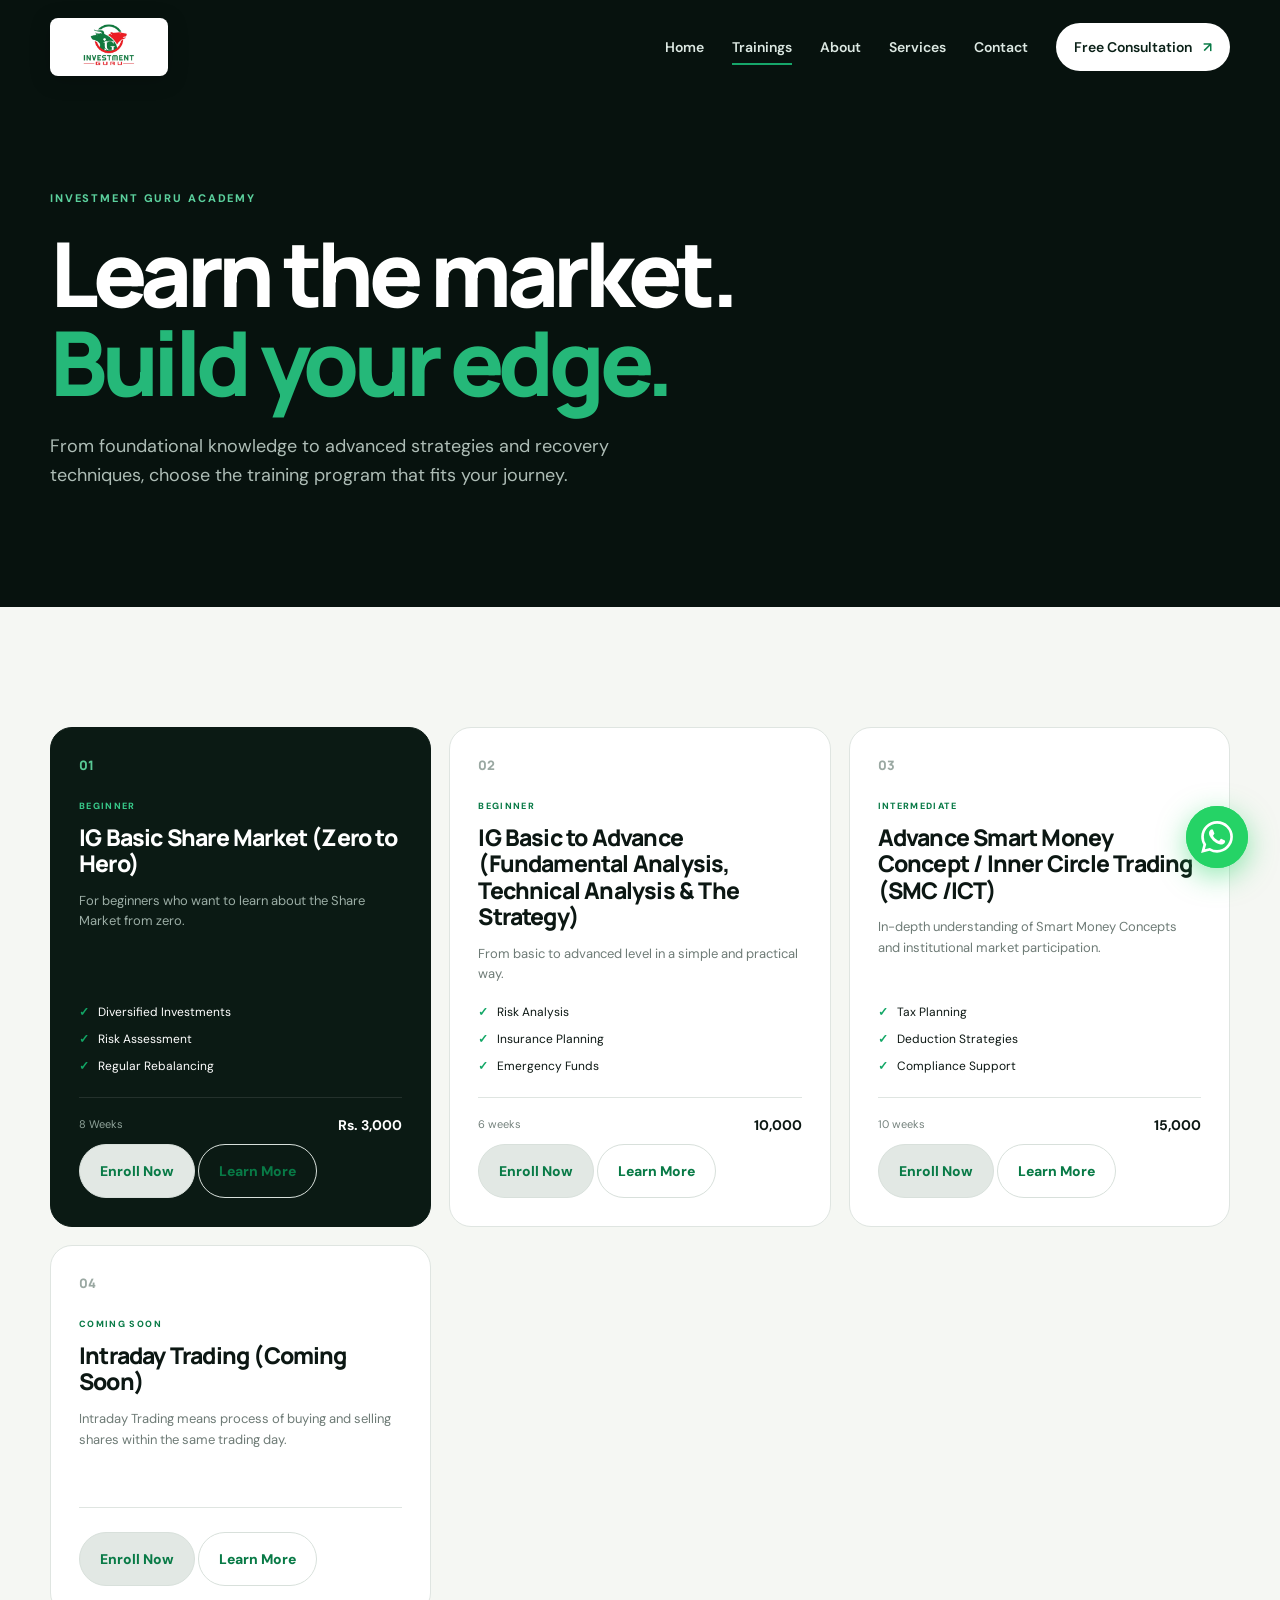
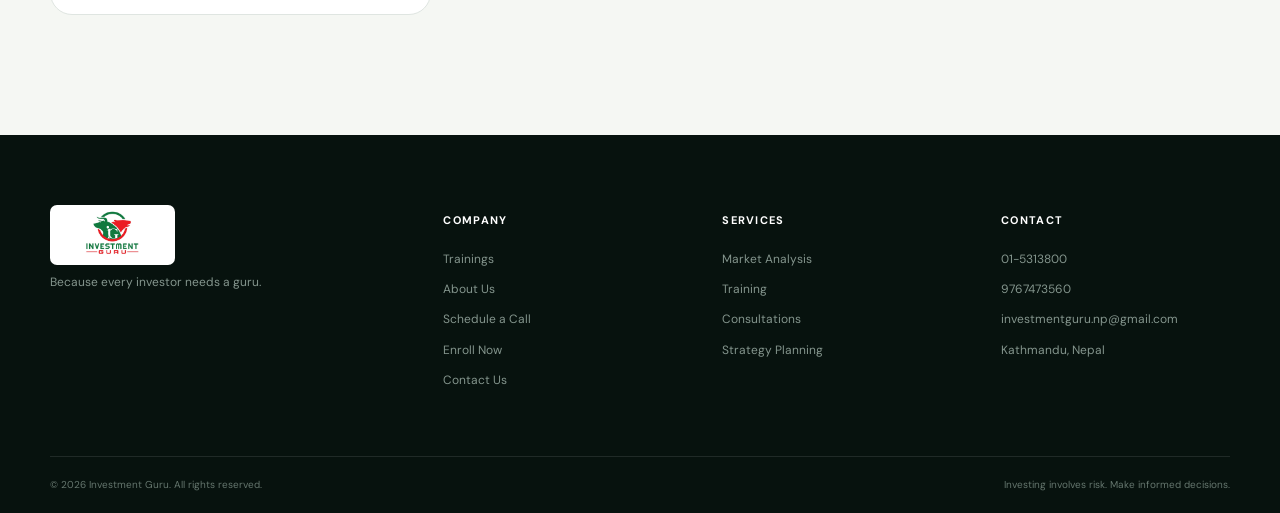
<file: trainings.html>
﻿<!DOCTYPE html>
<html lang="en">

<head>
    <meta charset="UTF-8">
    <meta name="viewport" content="width=device-width,initial-scale=1">
    <title>Trainings | Investment Guru</title>
    <link rel="preconnect" href="https://fonts.googleapis.com">
    <link rel="preconnect" href="https://fonts.gstatic.com" crossorigin>
    <link
        href="https://fonts.googleapis.com/css2?family=DM+Sans:wght@400;500;600;700&family=Manrope:wght@600;700;800&display=swap"
        rel="stylesheet">
    <link rel="stylesheet" href="css/style.css">
</head>

<body>
    <header class="site-header" id="header">
        <div class="container nav-wrap">
        <a href="index.html" class="brand" aria-label="Investment Guru home">
            <img src="images/logo.jpg" alt="Investment Guru logo">
        </a>
        <button class="menu-toggle" aria-label="Open menu" aria-expanded="false"><span></span><span></span><span></span></button>
        <nav class="main-nav">
            <a href="index.html">Home</a>
            <a href="trainings.html" class="active">Trainings</a>
            <a href="about.html">About</a>
            <a href="index.html#services">Services</a>
            <a href="contact.html">Contact</a>
            <a href="consultation.html" class="nav-cta">Free Consultation <span>↗</span></a>
        </nav>
        </div>
    </header>

    <main>
        <section class="dark-section" style="padding-top:190px;padding-bottom:100px">
            <div class="container">
                <div class="eyebrow">INVESTMENT GURU ACADEMY</div>
                <h1
                    style="font:800 clamp(50px,7vw,90px)/1 var(--font-head);letter-spacing:-.06em;margin:0;max-width:900px">
                    Learn the market.<br><em style="font-style:normal;color:#25b879">Build your edge.</em></h1>
                <p style="color:#aebdb6;max-width:620px;font-size:18px;margin-top:25px">From foundational knowledge to
                    advanced strategies and recovery techniques, choose the training program that fits your journey.</p>
            </div>
        </section>
        <section class="section">
            <div class="container">
                <div class="training-grid course-grid" id="trainingGrid"></div>
                <!-- <div class="training-grid course-grid">
                    <article class="training-card course-card featured">
                        <div class="training-number course-number">01</div>
                        <div class="training-tag course-tag">FOUNDATION</div>
                        <h3>Stock Market 101: Decode the Basics</h3>
                        <p>Master core market mechanics, stock evaluation, and risk fundamentals tailored for beginners in NEPSE.</p>
                        <ul>
                            <li>Diversified Investments</li>
                            <li>Risk Assessment</li>
                            <li>Regular Rebalancing</li>
                        </ul>
                        <div class="training-foot course-foot"><span>8 weeks</span><strong>NRs. 3,000</strong><a
                                href="enrollment.html">Enroll ↗</a></div>
                    </article>
                    <article class="training-card course-card">
                        <div class="training-number course-number">02</div>
                        <div class="training-tag course-tag">ADVANCED</div>
                        <h3>Advance Training: Technical Analysis Mastery</h3>
                        <p>Learn in-depth chart reading, price action patterns, momentum indicators, and systematic trade setups.</p>
                        <ul>
                            <li>Goal-Based Planning</li>
                            <li>Asset Allocation</li>
                            <li>Tax Optimization</li>
                        </ul>
                        <div class="training-foot course-foot"><span>12 weeks</span><strong>NRs. 5,000</strong><a
                                href="enrollment.html">Enroll ↗</a></div>
                    </article>
                    <article class="training-card course-card">
                        <div class="training-number course-number">03</div>
                        <div class="training-tag course-tag">COMPLETE PROGRAM</div>
                        <h3>Basic to Advance: Complete Transformation Program</h3>
                        <p>A comprehensive end-to-end curriculum bridging fundamentals to professional trading and portfolio growth.</p>
                        <ul>
                            <li>Risk Analysis</li>
                            <li>Insurance Planning</li>
                            <li>Emergency Funds</li>
                        </ul>
                        <div class="training-foot course-foot"><span>6 weeks</span><strong>NRs. 10,000</strong><a
                                href="enrollment.html">Enroll ↗</a></div>
                    </article>
                    <article class="training-card course-card">
                        <div class="training-number course-number">04</div>
                        <div class="training-tag course-tag">TRADING</div>
                        <h3>Pro Trader: Mastering the Market Moves</h3>
                        <p>Sharpen your execution, psychological discipline, and multi-timeframe swing and intraday strategies.</p>
                        <ul>
                            <li>Pension Planning</li>
                            <li>Wealth Preservation</li>
                            <li>Income Strategies</li>
                        </ul>
                        <div class="training-foot course-foot"><span>10 weeks</span><strong>NRs. 12,000</strong><a
                                href="enrollment.html">Enroll ↗</a></div>
                    </article>
                    <article class="training-card course-card">
                        <div class="training-number course-number">05</div>
                        <div class="training-tag course-tag">RECOVERY</div>
                        <h3>From Loss to Profit: The Recovery Training</h3>
                        <p>Diagnostic training to audit past mistakes, rebuild risk management rules, and restore capital growth.</p>
                        <ul>
                            <li>Tax Planning</li>
                            <li>Deduction Strategies</li>
                            <li>Compliance Support</li>
                        </ul>
                        <div class="training-foot course-foot"><span>10 weeks</span><strong>NRs. 15,000</strong><a
                                href="enrollment.html">Enroll ↗</a></div>
                    </article>
                </div> -->
            </div>
        </section>
    </main>

    <!-- WhatsApp Floating Action Button -->
    <a href="https://wa.me/9779767473560" class="whatsapp-fab" target="_blank" rel="noopener" aria-label="Chat on WhatsApp">
        <svg viewBox="0 0 24 24" fill="white" aria-hidden="true">
        <path d="M17.472 14.382c-.297-.149-1.758-.867-2.03-.967-.273-.099-.471-.148-.67.15-.197.297-.767.966-.94 1.164-.173.199-.347.223-.644.075-.297-.15-1.255-.463-2.39-1.475-.883-.788-1.48-1.761-1.653-2.059-.173-.297-.018-.458.13-.606.134-.133.298-.347.446-.52.149-.174.198-.298.298-.497.099-.198.05-.371-.025-.52-.075-.149-.669-1.612-.916-2.207-.242-.579-.487-.5-.669-.51-.173-.008-.371-.01-.57-.01-.198 0-.52.074-.792.372-.272.297-1.04 1.016-1.04 2.479 0 1.462 1.065 2.875 1.213 3.074.149.198 2.096 3.2 5.077 4.487.709.306 1.262.489 1.694.625.712.227 1.36.195 1.871.118.571-.085 1.758-.719 2.006-1.413.248-.694.248-1.289.173-1.413-.074-.124-.272-.198-.57-.347m-5.421 7.403h-.004a9.87 9.87 0 01-5.031-1.378l-.361-.214-3.741.982.998-3.648-.235-.374a9.86 9.86 0 01-1.51-5.26c.001-5.45 4.436-9.884 9.888-9.884 2.64 0 5.122 1.03 6.988 2.898a9.825 9.825 0 012.893 6.994c-.003 5.45-4.437 9.884-9.885 9.884m8.413-18.297A11.815 11.815 0 0012.05 0C5.495 0 .16 5.335.157 11.892c0 2.096.547 4.142 1.588 5.945L.057 24l6.305-1.654a11.882 11.882 0 005.683 1.448h.005c6.554 0 11.89-5.335 11.893-11.893a11.821 11.821 0 00-3.48-8.413z"/>
        </svg>
    </a>

    <footer class="footer">
        <div class="container footer-top">
        <div class="footer-brand"><img src="images/logo.jpg" alt="Investment Guru logo"><p>Because every investor needs a guru.</p></div>
        <div><h4>Company</h4><a href="trainings.html">Trainings</a><a href="about.html">About Us</a><a href="consultation.html">Schedule a Call</a><a href="enrollment.html">Enroll Now</a><a href="contact.html">Contact Us</a></div>
        <div><h4>Services</h4><a href="index.html#services">Market Analysis</a><a href="trainings.html">Training</a><a href="consultation.html">Consultations</a><a href="consultation.html">Strategy Planning</a></div>
        <div><h4>Contact</h4><a href="tel:+97715313800">01-5313800</a><a href="tel:+9779767473560">9767473560</a><a href="mailto:investmentguru.np@gmail.com">investmentguru.np@gmail.com</a><p>Kathmandu, Nepal</p></div>
        </div>
        <div class="container footer-bottom"><span>© 2026 Investment Guru. All rights reserved.</span><span>Investing involves risk. Make informed decisions.</span></div>
    </footer>
    
    <script src="https://code.jquery.com/jquery-3.7.1.min.js"></script>
    <script src="js/data.js"></script>
    <script src="js/main.js"></script>
</body>

</html>
</file>
<file: css/style.css>
:root {
  --green: #087a46;
  --green-2: #10a766;
  --red: #e61d2b;
  --ink: #0c1713;
  --muted: #68736e;
  --paper: #f5f7f3;
  --white: #fff;
  --line: #dfe5e1;
  --dark: #07120e;
  --radius: 24px;
  --shadow: 0 20px 60px rgba(8, 33, 23, .10);
  --font-body: "DM Sans", sans-serif;
  --font-head: "Manrope", sans-serif;
}

* {
  box-sizing: border-box
}

html {
  scroll-behavior: auto;
  overflow-x: hidden;
  max-width: 100%;
}

body {
  margin: 0;
  background: var(--paper);
  color: var(--ink);
  font-family: var(--font-body);
  line-height: 1.6;
  overflow-x: hidden;
  max-width: 100%;
  width: 100%;
}

a {
  text-decoration: none;
  color: inherit
}

button,
input,
textarea {
  font: inherit
}

.container {
  width: min(1180px, calc(100% - 48px));
  margin: auto
}

.preloader {
  position: fixed;
  inset: 0;
  background: #07120e;
  z-index: 9999;
  display: grid;
  place-items: center;
  align-content: center;
  gap: 18px
}

.loader-mark {
  width: 70px;
  height: 70px;
  border: 1px solid rgba(255, 255, 255, .3);
  border-radius: 50%;
  display: grid;
  place-items: center;
  color: #fff;
  font-weight: 800
}

.loader-line {
  width: 100px;
  height: 2px;
  background: #25372f;
  overflow: hidden
}

.loader-line i {
  display: block;
  height: 100%;
  background: #15a46a;
  animation: load 1.2s ease-in-out infinite
}

@keyframes load {
  from {
    transform: translateX(-100%)
  }

  to {
    transform: translateX(100%)
  }
}

.site-header {
  position: fixed;
  top: 0;
  left: 0;
  right: 0;
  z-index: 1000;
  padding: 18px 0;
  transition: padding .35s ease, background-color .35s ease, backdrop-filter .35s ease, box-shadow .35s ease;
  width: 100%;
  max-width: 100vw;
}

.site-header.scrolled {
  background: rgba(7, 18, 14, .92);
  backdrop-filter: blur(16px);
  -webkit-backdrop-filter: blur(16px);
  padding: 10px 0;
  box-shadow: 0 10px 30px rgba(0, 0, 0, .12);
}

.nav-wrap {
  display: flex;
  align-items: center;
  justify-content: space-between;
  position: relative;
}

.brand img {
  width: 118px;
  height: 58px;
  object-fit: contain;
  filter: drop-shadow(0 4px 10px rgba(0, 0, 0, .18));
  background: #fff;
  border-radius: 8px;
  display: block;
}

.main-nav {
  display: flex;
  align-items: center;
  gap: 28px;
  color: #dce8e2;
  font-size: 14px;
  font-weight: 600;
  transition: color .3s ease;
}

.main-nav>a:not(.nav-cta) {
  position: relative;
  padding: 9px 0;
  transition: color .3s ease;
}

.main-nav>a:not(.nav-cta):after {
  content: "";
  position: absolute;
  left: 0;
  right: 100%;
  bottom: 2px;
  height: 2px;
  background: #16a66a;
  transition: .3s;
}

.main-nav>a:not(.nav-cta):hover:after,
.main-nav>a.active:after {
  right: 0;
}

.nav-cta {
  padding: 12px 17px;
  border: 1px solid rgba(255, 255, 255, .2);
  border-radius: 999px;
  background: #fff;
  color: #0b2118;
  white-space: nowrap;
  transition: background-color .35s ease, color .35s ease, border-color .35s ease, box-shadow .35s ease;
}

.nav-cta span {
  color: var(--green);
  margin-left: 8px;
}

.menu-toggle {
  display: none;
  background: transparent;
  border: 0;
  color: #fff;
  cursor: pointer;
  padding: 0;
}

/* Light header theme (for pages with light background at top: contact.html & consultation.html) */
.site-header.header-light:not(.scrolled) .main-nav {
  color: #0c1713;
}

.site-header.header-light:not(.scrolled) .main-nav>a:not(.nav-cta) {
  color: #0c1713;
}

.site-header.header-light:not(.scrolled) .main-nav>a:not(.nav-cta):hover {
  color: #087a46;
}

.site-header.header-light:not(.scrolled) .main-nav>a.active:not(.nav-cta) {
  color: #087a46;
}

.site-header.header-light:not(.scrolled) .nav-cta {
  background: #0c1713;
  color: #ffffff;
  border-color: rgba(12, 23, 19, 0.15);
}

.site-header.header-light:not(.scrolled) .nav-cta span {
  color: #25b879;
}

.site-header.header-light:not(.scrolled) .menu-toggle {
  background: rgba(0, 0, 0, 0.05);
  border-color: rgba(0, 0, 0, 0.12);
}

.site-header.header-light:not(.scrolled) .menu-toggle:hover,
.site-header.header-light:not(.scrolled) .menu-toggle:focus-visible {
  background: rgba(0, 0, 0, 0.1);
  border-color: rgba(0, 0, 0, 0.2);
}

.site-header.header-light:not(.scrolled) .menu-toggle span {
  background: #0c1713;
}

.hero {
  min-height: 800px;
  background: var(--dark);
  color: #fff;
  position: relative;
  overflow: hidden;
  padding: 170px 0 0
}

.hero-grid {
  position: absolute;
  inset: 0;
  background-image: linear-gradient(rgba(255, 255, 255, .035) 1px, transparent 1px), linear-gradient(90deg, rgba(255, 255, 255, .035) 1px, transparent 1px);
  background-size: 80px 80px;
  mask-image: linear-gradient(to bottom, black, transparent 85%)
}

.hero-glow {
  position: absolute;
  border-radius: 50%;
  filter: blur(90px);
  opacity: .28
}

.glow-one {
  width: 420px;
  height: 420px;
  background: #0b9b61;
  top: 170px;
  right: -100px
}

.glow-two {
  width: 350px;
  height: 350px;
  background: #b7192b;
  left: -180px;
  bottom: 60px
}

.hero-inner {
  display: grid;
  grid-template-columns: 1fr .86fr;
  gap: 34px;
  align-items: center;
  position: relative;
  z-index: 2
}

.eyebrow {
  font-size: 11px;
  letter-spacing: .17em;
  font-weight: 800;
  color: #b8cbc2;
  margin-bottom: 20px
}

.eyebrow.dark {
  color: var(--green)
}

.pulse-dot {
  display: inline-block;
  width: 7px;
  height: 7px;
  border-radius: 50%;
  background: #21c47c;
  box-shadow: 0 0 0 7px rgba(33, 196, 124, .10);
  margin-right: 10px
}

.hero h1 {
  font: 800 clamp(48px, 6vw, 82px)/1.02 var(--font-head);
  letter-spacing: -.055em;
  margin: 0 0 26px
}

.hero h1 em,
.section-head h2 em,
.about-copy h2 em,
.cta-inner h2 em,
.contact-copy h2 em {
  font-style: normal;
  color: #25b879
}

.hero-copy>p {
  font-size: 18px;
  color: #b6c4be;
  max-width: 610px
}

.hero-actions {
  display: flex;
  gap: 12px;
  margin: 34px 0
}

.btn {
  display: inline-flex;
  align-items: center;
  justify-content: center;
  gap: 18px;
  padding: 15px 20px;
  border-radius: 999px;
  font-weight: 800;
  font-size: 14px;
  border: 1px solid transparent;
  transition: .3s;
  cursor: pointer
}

.btn span {
  font-size: 18px
}

.btn-primary {
  background: #12a766;
  color: #fff;
  box-shadow: 0 12px 30px rgba(18, 167, 102, .2)
}

.btn-primary:hover {
  background: #19bb75;
  transform: translateY(-2px)
}

.btn-ghost {
  border-color: rgba(255, 255, 255, .2);
  color: #fff
}

.btn-ghost:hover {
  background: rgba(255, 255, 255, .08);
  transform: translateY(-2px)
}

.btn-light {
  background: #fff;
  color: #08150f
}

.btn-white {
  background: #fff;
  color: #087a46
}

.btn-secondary {
  background: #e2e8e4;
  color: #087a46;
  border: 1px solid #d8e0db;
}

.btn-secondary:hover {
  background: #d0d8d4;
}

.btn-outline {
  background: transparent;
  color: #087a46;
  border: 1px solid #d8e0db;
}

.btn-outline:hover {
  background: #f5f7f6;
}

.full {
  width: 100%
}

.micro-trust {
  font-size: 12px;
  color: #81948c
}

.micro-trust span {
  color: #22bb76;
  margin-right: 7px
}

.hero-visual {
  position: relative;
  min-height: 385px;
  display: grid;
  place-items: center
}

.market-card {
  width: min(500px, 100%);
  padding: 25px;
  border: 1px solid rgba(255, 255, 255, .13);
  border-radius: 28px;
  background: linear-gradient(145deg, rgba(255, 255, 255, .11), rgba(255, 255, 255, .035));
  box-shadow: 0 40px 100px rgba(0, 0, 0, .35);
  backdrop-filter: blur(18px);
  transform: perspective(1000px) rotateY(-5deg)
}

.market-top,
.market-bottom {
  display: flex;
  align-items: center;
  justify-content: space-between
}

.market-top small {
  display: block;
  color: #88a097;
  font-size: 9px;
  letter-spacing: .16em
}

.market-top strong {
  display: block;
  font: 800 36px var(--font-head);
  margin-top: 5px
}

.gain {
  background: rgba(25, 183, 116, .15);
  color: #35d38e;
  border: 1px solid rgba(53, 211, 142, .2);
  padding: 8px 11px;
  border-radius: 10px;
  font-weight: 800;
  font-size: 12px
}

.chart-wrap {
  padding: 20px 0 10px
}

.market-chart {
  width: 100%;
  height: 260px;
  overflow: visible
}

.chart-area {
  fill: url(#areaFill)
}

.chart-line {
  fill: none;
  stroke: #24bf7d;
  stroke-width: 4;
  stroke-linecap: round;
  stroke-dasharray: 900;
  animation: draw 3s ease forwards
}

.market-chart circle {
  fill: #fff;
  stroke: #20b975;
  stroke-width: 5
}

.chart-labels {
  display: flex;
  justify-content: space-between;
  color: #687c73;
  font-size: 10px
}

.market-bottom {
  padding-top: 15px;
  border-top: 1px solid rgba(255, 255, 255, .08)
}

.market-bottom>div:first-child {
  display: flex;
  gap: 10px;
  align-items: center
}

.mini-icon {
  width: 34px;
  height: 34px;
  border-radius: 10px;
  background: rgba(23, 172, 104, .14);
  display: grid;
  place-items: center;
  color: #2bc384
}

.market-bottom b,
.market-bottom small {
  display: block
}

.market-bottom b {
  font-size: 12px
}

.market-bottom small {
  font-size: 10px;
  color: #748a81
}

.score {
  color: #768a82;
  font-size: 11px
}

.score span {
  font-size: 22px;
  color: #fff;
  font-weight: 800
}

@keyframes draw {
  to {
    stroke-dashoffset: 0
  }
}

.ticker-section {
  overflow: hidden;
  background: #0c1713;
  color: #c7d3ce;
  border-top: 1px solid rgba(255, 255, 255, .08);
  border-bottom: 1px solid rgba(255, 255, 255, .08);
  padding: 18px 0
}

.ticker-track {
  display: flex;
  width: max-content;
  gap: 35px;
  align-items: center;
  animation: ticker 28s linear infinite;
  font: 700 12px var(--font-head);
  letter-spacing: .14em
}

.ticker-track b {
  color: #16a66a
}

@keyframes ticker {
  to {
    transform: translateX(-50%)
  }
}

.section {
  padding: 120px 0
}

.section-head {
  margin-bottom: 55px
}

.section-head.split {
  display: grid;
  grid-template-columns: 1fr .75fr;
  gap: 80px;
  align-items: end
}

.section-head.centered {
  text-align: center;
  max-width: 780px;
  margin-left: auto;
  margin-right: auto
}

.section-head h2,
.contact-copy h2 {
  font: 800 clamp(42px, 5vw, 68px)/1.02 var(--font-head);
  letter-spacing: -.055em;
  margin: 0
}

#courseDescription{
  color: var(--green-2) !important;
}

.section-head p {
  color: var(--muted);
  font-size: 16px;
  /* max-width: 530px; */
  margin: 0 0 4px
}

.training-overview {
  display: grid;
  grid-template-columns: 1fr .75fr;
  gap: 80px;
  align-items: center
}

.training-overview h2 {
  font: 800 clamp(42px, 5vw, 68px)/1.02 var(--font-head);
  letter-spacing: -.055em;
  margin: 0
}

.training-overview h2 em {
  font-style: normal;
  color: var(--green)
}

.training-overview-copy p {
  color: var(--muted);
  font-size: 16px;
  margin: 0 0 16px
}

.training-overview-copy .btn {
  margin-top: 12px
}

.course-grid,
.training-grid {
  display: grid;
  grid-template-columns: repeat(6, 1fr);
  gap: 18px
}

.course-detail-grid{
  display: grid;
  grid-template-columns: repeat(2, 1fr);
  gap: 20px;
}

.course-card,
.training-card {
  grid-column: span 2;
  background: #fff;
  border: 1px solid var(--line);
  border-radius: 22px;
  padding: 28px;
  min-height: 370px;
  display: flex;
  flex-direction: column;
  transition: .35s;
  position: relative;
  overflow: hidden
}

.course-card:hover,
.training-card:hover {
  transform: translateY(-8px);
  box-shadow: var(--shadow);
  border-color: #cbd8d1
}

.course-card.featured,
.training-card.featured {
  background: #0b1a14;
  color: #fff;
  border-color: #0b1a14
}

.course-number,
.training-number {
  font: 800 13px var(--font-head);
  color: #9aa8a2
}

.course-card.featured .course-number,
.training-card.featured .training-number {
  color: #59c995
}

.course-tag,
.training-tag {
  font-size: 9px;
  letter-spacing: .15em;
  font-weight: 800;
  color: var(--green);
  margin: 25px 0 10px
}

.course-card.featured .course-tag,
.training-card.featured .training-tag {
  color: #38c98a
}

.course-card h3,
.training-card h3 {
  font: 800 23px/1.15 var(--font-head);
  margin: 0 0 14px;
  letter-spacing: -.035em
}

.course-card p,
.training-card p {
  font-size: 13px;
  color: #6e7b76;
  margin: 0 0 18px
}

.course-card.featured p,
.training-card.featured p {
  color: #9caea6
}

.course-card ul,
.training-card ul {
  list-style: none;
  padding: 0;
  margin: auto 0 20px;
  display: grid;
  gap: 8px;
  font-size: 12px
}

.course-card li:before,
.training-card li:before {
  content: "✓";
  color: #12a766;
  margin-right: 9px;
  font-weight: 800
}

.course-foot,
.training-foot {
  border-top: 1px solid var(--line);
  padding-top: 16px;
  display: grid;
  grid-template-columns: 1fr auto;
  gap: 8px;
  align-items: center;
  font-size: 11px;
  color: #75827d
}

.featured .course-foot,
.featured .training-foot {
  border-color: rgba(255, 255, 255, .1);
  color: #90a39a
}

.course-foot strong,
.training-foot strong {
  font-size: 14px;
  color: var(--ink)
}

.featured .course-foot strong,
.featured .training-foot strong {
  color: #fff
}

.course-foot a,
.training-foot a {
  grid-column: 1/-1;
  color: var(--green);
  font-weight: 800
}

.course-description-page {
  max-width: 1200px;
  margin: 0 auto;
  padding: 60px 20px;
}

.key-features-section {
  margin: 40px 0;
}

.key-features-section h4 {
  color: #087a46;
  font-size: 20px;
  margin-bottom: 20px;
  padding-bottom: 10px;
  border-bottom: 2px solid #e2e8e4;
}

.key-features-list {
  list-style: none;
  padding: 0;
}

.key-features-list li {
  padding: 10px 0;
  border-bottom: 1px solid #e2e8e4;
  font-size: 15px;
  color: #333;
}

.key-features-list li:last-child {
  border-bottom: none;
}

.course-cta-card {
  grid-column: 1/-1;
  background: #dce9e1;
  border-radius: 22px;
  padding: 30px;
  display: flex;
  gap: 30px;
  align-items: flex-end;
  min-height: 240px
}

.big-arrow {
  font-size: 60px;
  color: var(--green);
  line-height: 1
}

.course-cta-card small {
  font-size: 9px;
  letter-spacing: .16em;
  font-weight: 800;
  color: #5f7469
}

.course-cta-card h3 {
  font: 800 25px/1.15 var(--font-head);
  margin: 8px 0 18px
}

.text-link {
  font-weight: 800;
  color: var(--green);
  font-size: 13px
}

.text-link span {
  margin-left: 12px
}

.dark-section {
  background: #07120e;
  color: #fff;
  padding: 130px 0;
  position: relative;
  overflow: hidden
}

.about-grid {
  display: grid;
  grid-template-columns: .9fr 1.1fr;
  gap: 100px;
  align-items: center
}

.about-visual {
  position: relative
}

.portrait-card {
  height: 560px;
  border-radius: 28px;
  overflow: hidden;
  position: relative;
  background: radial-gradient(circle at 60% 30%, #1c6f4c 0, #0d2e21 40%, #06110d 75%);
  border: 1px solid rgba(255, 255, 255, .1)
}

.portrait-bg {
  position: absolute;
  inset: 0;
  background: linear-gradient(135deg, transparent 30%, rgba(255, 255, 255, .06) 30.5%, transparent 31%), linear-gradient(45deg, transparent 70%, rgba(255, 255, 255, .05) 70.5%, transparent 71%);
  background-size: 90px 90px
}

.ring {
  position: absolute;
  border: 1px solid rgba(33, 194, 124, .35);
  border-radius: 50%;
  left: 50%;
  top: 45%;
  transform: translate(-50%, -50%)
}

.ring-one {
  width: 300px;
  height: 300px
}

.ring-two {
  width: 450px;
  height: 450px;
  border-color: rgba(255, 255, 255, .08)
}

.bull {
  position: absolute;
  left: 50%;
  top: 45%;
  transform: translate(-50%, -50%);
  font: 800 170px var(--font-head);
  color: #1bb477;
  opacity: .75
}

.visual-caption {
  position: absolute;
  left: 25px;
  right: 25px;
  bottom: 25px;
  background: rgba(255, 255, 255, .08);
  border: 1px solid rgba(255, 255, 255, .13);
  backdrop-filter: blur(15px);
  padding: 15px;
  border-radius: 16px;
  display: flex;
  align-items: center;
  gap: 13px
}

.visual-caption>span {
  width: 40px;
  height: 40px;
  border-radius: 12px;
  background: #fff;
  color: var(--green);
  display: grid;
  place-items: center;
  font-weight: 800
}

.visual-caption b,
.visual-caption small {
  display: block
}

.visual-caption b {
  font-size: 13px
}

.visual-caption small {
  font-size: 10px;
  color: #a6b7b0
}

.experience-badge {
  position: absolute;
  right: -35px;
  top: 50px;
  background: #fff;
  color: #0c1713;
  border-radius: 18px;
  padding: 18px 22px;
  box-shadow: var(--shadow);
  display: flex;
  align-items: center;
  gap: 12px
}

.experience-badge strong {
  font: 800 32px var(--font-head);
  color: var(--green)
}

.experience-badge span {
  font-size: 9px;
  font-weight: 800;
  letter-spacing: .1em
}

.dark-section .eyebrow {
  color: #5bd09d
}

.about-copy .eyebrow {
  color: #5bd09d
}

.about-copy h2 {
  font: 800 clamp(42px, 4.5vw, 64px)/1.05 var(--font-head);
  letter-spacing: -.055em;
  margin: 0 0 25px
}

.about-copy p {
  color: #9aaca4;
  max-width: 630px
}

.about-copy .lead {
  font-size: 18px;
  color: #d2ddd8
}

.about-copy .btn {
  margin-top: 20px
}
.services-section {
  background: #f8fafc;
  padding: 60px 0
}

.services-section .section-head {
  color: #1e293b
}

.services-section .eyebrow {
  color: #22c55e
}

.services-section h2 {
  color: #1e293b
}

.services-section p {
  color: #64748b
}

.services-grid {
  display: grid;
  grid-template-columns: repeat(3, 1fr);
  gap: 24px;
}

.service-card {
  background: #fff;
  padding: 32px 24px;
  min-height: 340px;
  display: flex;
  flex-direction: column;
  align-items: center;
  justify-content: flex-start;
  position: relative;
  overflow: hidden;
  border-radius: 20px;
  transition: transform .4s ease,
              box-shadow .4s ease
}

.service-card::after {
  content: '';
  position: absolute;
  bottom: 0;
  left: 0;
  right: 0;
  height: 3px;
  background: linear-gradient(90deg, #22c55e, #15803d);
  opacity: 0;
  transition: opacity .3s ease
}

.service-card:hover::after {
  opacity: 1
}

.service-card:hover {
  transform: translateY(-6px);
  box-shadow: 0 20px 40px rgba(37, 184, 121, .15)
}

.service-icon {
  width: 56px;
  height: 56px;
  border: 2px solid #e2e8f0;
  border-radius: 16px;
  display: grid;
  place-items: center;
  color: rgb(37, 184, 121);
  font-size: 26px;
  margin-bottom: 24px;
  transition: transform .3s ease
}

.service-card:hover .service-icon {
  transform: scale(1.05);
  border-color: rgb(37, 184, 121)
}

.service-card>span {
  font-size: 11px;
  color: #94a3b8;
  margin-bottom: 16px;
  display: block
}

.service-card h3 {
  font: 800 20px/1.2 "Inter", sans-serif;
  color: #1e293b;
  margin: 12px 0 8px;
  transition: color .3s ease
}

.service-card:hover h3 {
  color: #22c55e;
}

.service-card p {
  font-size: 14px;
  color: #64748b;
  line-height: 1.6;
  text-align: center;
  margin: 0 auto;
  max-width: 280px
}

.service-card a {
  margin-top: 24px;
  color: #22c55e;
  font-weight: 600;
  font-size: 13px;
  text-transform: uppercase;
  letter-spacing: 0.5px;
  transition: color .3s ease
}

.service-card a:hover {
  color: #15803d
}

.service-card>span {
  font-size: 10px;
  color: #666;
  margin-bottom: 20px;
  display: block
}

.service-card h3 {
  font: 800 20px/1.2 var(--font-head);
  color: #111;
  margin: 15px 0 10px;
}

.service-card p {
  font-size: 14px;
  color: #555;
  line-height: 1.6;
  max-width: 300px;
  margin: 0 auto
}

.service-card a {
  margin-top: 25px;
  color: var(--green, #087a46);
  font-weight: 600;
  font-size: 13px;
  text-transform: uppercase;
  letter-spacing: 1px;
  cursor: pointer;
  transition: color .3s ease
}

.service-card a:hover {
  color: #000
}

.service-card a {
  margin-top: auto;
  color: var(--green);
  font-size: 12px;
  font-weight: 800
}

.marquee-quote {
  background: #0b1a14;
  color: #fff;
  padding: 35px 0;
  overflow: hidden
}

.quote-line {
  width: max-content;
  font: 800 clamp(28px, 5vw, 60px) var(--font-head);
  letter-spacing: -.04em;
  animation: quote 18s linear infinite
}

@keyframes quote {
  to {
    transform: translateX(-50%)
  }
}

.process-section {
  background: #f0f4ef
}

.process-grid {
  display: grid;
  grid-template-columns: repeat(4, 1fr);
  gap: 18px
}

.process-item {
  background: #fff;
  border: 1px solid var(--line);
  border-radius: 20px;
  padding: 28px;
  min-height: 230px
}

.process-item>b {
  font: 800 12px var(--font-head);
  color: var(--green)
}

.process-item h3 {
  font: 800 22px var(--font-head);
  margin: 40px 0 8px
}

.process-item p {
  font-size: 13px;
  color: #6f7c76;
  margin: 0
}

.cta-section {
  background: #0c8b53;
  color: #fff;
  padding: 120px 0;
  position: relative;
  overflow: hidden;
  text-align: center
}

.cta-orbit {
  position: absolute;
  width: 600px;
  height: 600px;
  border: 1px solid rgba(255, 255, 255, .15);
  border-radius: 50%;
  left: 50%;
  top: 50%;
  transform: translate(-50%, -50%);
  box-shadow: 0 0 0 80px rgba(255, 255, 255, .025), 0 0 0 160px rgba(255, 255, 255, .02)
}

.cta-inner {
  position: relative;
  z-index: 2
}

.cta-inner .eyebrow {
  color: #c9f3df
}

.cta-inner h2 {
  font: 800 clamp(45px, 6vw, 78px)/1 var(--font-head);
  letter-spacing: -.06em;
  margin: 0 0 20px
}

.cta-inner h2 em {
  color: #071b12
}

.cta-inner p {
  max-width: 600px;
  margin: 0 auto 30px;
  color: #d5f1e3
}

.contact-section {
  background: #fff
}

.contact-grid {
  display: grid;
  grid-template-columns: .9fr 1.1fr;
  gap: 90px
}

.contact-copy h2 {
  margin-bottom: 25px
}

.contact-copy>p {
  color: var(--muted);
  max-width: 530px
}

.contact-details {
  margin-top: 40px;
  display: grid;
  gap: 22px
}

.contact-details>div {
  display: grid;
  grid-template-columns: 100px 1fr;
  gap: 15px;
  border-top: 1px solid var(--line);
  padding-top: 16px
}

.contact-details span {
  font-size: 9px;
  letter-spacing: .16em;
  font-weight: 800;
  color: #8c9994
}

.contact-details a,
.contact-details p {
  font-size: 13px;
  margin: 0;
  color: #27352f
}

.contact-details a {
  font-weight: 800
}

.contact-details small {
  color: #85918c
}

.contact-form {
  background: #f4f7f4;
  border: 1px solid var(--line);
  padding: 35px;
  border-radius: 24px
}

/* =======================================================
   SMART WEALTH PRO MODAL
   ======================================================= */
.swp-modal {
  position: fixed;
  inset: 0;
  background: rgba(0, 0, 0, .7);
  display: grid;
  place-items: center;
  z-index: 1050;
  opacity: 1;
  /* visibility: hidden; */
  transition: opacity .3s ease, visibility .3s ease
}

.swp-modal[hidden] {
  display: none
}

.swp-modal-overlay {
  position: fixed;
  inset: 0;
  background: rgba(0, 0, 0, .7);
  z-index: -1
}

.swp-modal-content {
  background: #fff;
  margin: auto;
  max-width: 500px;
  width: 90%;
  min-height: 300px;
  border-radius: 24px;
  overflow: auto;
  transform: scale(.9) translateY(20px);
  transition: transform .3s cubic-bezier(.16,1,.3,1)
}

.swp-modal-content[hidden] {
  display: none
}

.swp-modal-header {
  display: grid;
  grid-template-columns: 1fr auto;
  padding: 24px;
  border-bottom: 1px solid #e2e8f0
}

.swp-modal-header h2 {
  font: 800 20px/1.2 var(--font-head);
  color: #1e293b;
  margin: 0
}

.swp-modal-close {
  background: transparent;
  border: none;
  font-size: 24px;
  color: #64748b;
  cursor: pointer;
  padding: 4px;
  line-height: 1
}

.swp-modal-close:hover {
  color: #22c55e
}

.swp-modal-body {
  padding: 24px
}

.swp-modal-body p {
  color: #64748b;
  font-size: 14px;
  line-height: 1.6;
  margin-bottom: 20px
}

.swp-modal-body ul {
  margin: 0 0 20px;
  padding: 0;
  list-style: none
}

.swp-modal-body ul li {
  display: flex;
  align-items: center;
  gap: 8px;
  margin-bottom: 8px;
  color: #1e293b;
  font-size: 14px
}

.swp-modal-body ul li::before {
  content: "✓";
  color: #22c55e;
  font-weight: 800;
  flex-shrink: 0
}

.swp-download-links {
  display: grid;
  gap: 16px
}

.swp-downlink {
  display: inline-flex;
  align-items: center;
  gap: 12px;
  padding: 12px 20px;
  background: #f8fafc;
  border: 1px solid #e2e8f0;
  border-radius: 12px;
  color: #1e293b;
  font-weight: 600;
  font-size: 14px;
  text-decoration: none;
  transition: background .2s ease, transform .1s ease
}

.swp-downlink:hover {
  background: #e2e8f0;
  transform: translateY(-2px)
}

.swp-downlink svg {
  width: 16px;
  height: 16px;
  flex-shrink: 0
}

.swp-promo {
  background: #f0f4f8;
  padding: 16px;
  border-radius: 12px;
  margin-top: 20px;
  font-size: 13px
}

.swp-promo strong {
  color: #22c55e
}

@keyframes modalIn {
  from {
    opacity: 0;
    transform: scale(.8) translateY(30px)
  }
  to {
    opacity: 1;
    transform: scale(1) translateY(0)
  }
}

.swp-modal-active .swp-modal-content {
  animation: modalIn .3s cubic-bezier(.16,1,.3,1) forwards
}

/* Reduced motion */
@media (prefers-reduced-motion: reduce) {
  .swp-modal-content {
    transition: none
  }
  .swp-modal-active .swp-modal-content {
    animation: none
  }
}

/* =======================================================
   IG LEARNING CLUB MODAL
   ======================================================= */
.iclub-modal {
  position: fixed;
  inset: 0;
  background: rgba(0, 0, 0, .7);
  display: grid;
  place-items: center;
  z-index: 1050;
  opacity: 1;
  /* visibility: hidden; */
  transition: opacity .3s ease, visibility .3s ease
}

.iclub-modal[hidden] {
  display: none
}

.iclub-modal-overlay {
  position: fixed;
  inset: 0;
  background: rgba(0, 0, 0, .7);
  z-index: -1
}

.iclub-modal-content {
  background: #fff;
  margin: auto;
  max-width: 500px;
  /* max-height: 90vh; */
  max-height: 90vh;
  height: auto;
  width: 90%;
  border-radius: 24px;
  overflow: auto;
  transform: scale(.9) translateY(20px);
  transition: transform .3s cubic-bezier(.16,1,.3,1)
}

.iclub-modal-content[hidden] {
  display: none
}

.iclub-modal-header {
  display: grid;
  grid-template-columns: 1fr auto;
  padding: 24px;
  border-bottom: 1px solid #e2e8f0
}

.iclub-modal-header h2 {
  font: 800 20px/1.2 var(--font-head);
  color: #1e293b;
  margin: 0
}

.iclub-modal-close {
  background: transparent;
  border: none;
  font-size: 24px;
  color: #64748b;
  cursor: pointer;
  padding: 4px;
  line-height: 1
}

.iclub-modal-close:hover {
  color: #22c55e
}

.iclub-modal-body {
  padding: 24px
}

.iclub-modal-body p {
  color: #64748b;
  font-size: 14px;
  line-height: 1.6;
  margin-bottom: 20px
}

.iclub-modal-body ul {
  margin: 0 0 20px;
  padding: 0;
  list-style: none
}

.iclub-modal-body ul li {
  display: flex;
  align-items: center;
  gap: 8px;
  margin-bottom: 8px;
  color: #1e293b;
  font-size: 14px
}

.iclub-modal-body ul li::before {
  content: "✓";
  color: #22c55e;
  font-weight: 800;
  flex-shrink: 0
}

.iclub-action-btns {
  display: grid;
  grid-template-columns: 1fr 1fr;
  gap: 12px;
  margin-top: 24px
}

.iclub-btn-primary {
  background: #22c55e;
  color: #fff;
  border: none;
  padding: 12px;
  border-radius: 12px;
  font-weight: 600;
  font-size: 14px;
  cursor: pointer;
  transition: background .2s ease
}

.iclub-btn-primary:hover {
  background: #16a34a;
}

.iclub-btn-secondary {
  background: transparent;
  color: #64748b;
  border: 1px solid #e2e8f0;
  padding: 12px;
  border-radius: 12px;
  font-size: 14px;
  cursor: pointer;
  transition: border-color .2s ease, color .2s ease
}

.iclub-btn-secondary:hover {
  border-color: #22c55e;
  color: #22c55e
}

@keyframes modalIn {
  from {
    opacity: 0;
    transform: scale(.8) translateY(30px)
  }
  to {
    opacity: 1;
    transform: scale(1) translateY(0)
  }
}

.iclub-modal-active .iclub-modal-content {
  animation: modalIn .3s cubic-bezier(.16,1,.3,1) forwards
}

/* Reduced motion */
@media (prefers-reduced-motion: reduce) {
  .iclub-modal-content {
    transition: none
  }
  .iclub-modal-active .iclub-modal-content {
    animation: none
  }
}

.form-title>span {
  font-size: 11px;
  color: var(--green);
  font-weight: 800
}

.form-title h3 {
  font: 800 24px var(--font-head);
  margin: 0
}

.form-title p {
  font-size: 11px;
  color: #7b8782;
  margin: 4px 0 0
}

.contact-form label {
  display: block;
  font-size: 10px;
  font-weight: 800;
  color: #596860;
  margin-bottom: 16px
}

.contact-form input,
.contact-form textarea {
  display: block;
  width: 100%;
  border: 1px solid #d8e0db;
  background: #fff;
  border-radius: 10px;
  padding: 13px 14px;
  margin-top: 7px;
  outline: none;
  transition: .25s;
  font-size: 13px;
  color: var(--ink)
}

.contact-form input:focus,
.contact-form textarea:focus {
  border-color: #15a66a;
  box-shadow: 0 0 0 3px rgba(21, 166, 106, .08)
}

.form-row {
  display: grid;
  grid-template-columns: 1fr 1fr;
  gap: 15px
}

.form-status {
  font-size: 12px;
  margin: 12px 0 0;
  color: var(--green)
}

.footer {
  background: #07120e;
  color: #c7d2cd;
  padding-top: 70px
}

.footer-top {
  display: grid;
  grid-template-columns: 1.5fr repeat(3, 1fr);
  gap: 50px;
  padding-bottom: 55px
}

.footer-brand img {
  width: 125px;
  height: 60px;
  object-fit: contain;
  background: #fff;
  border-radius: 7px
}

.footer-brand p {
  font-size: 12px;
  color: #84958d
}

.footer h4 {
  color: #fff;
  font-size: 11px;
  letter-spacing: .12em;
  text-transform: uppercase;
  margin: 7px 0 20px
}

.footer a,
.footer p {
  display: block;
  font-size: 12px;
  color: #84958d;
  margin: 0 0 11px
}

.footer a:hover {
  color: #36c88a
}

.footer-bottom {
  border-top: 1px solid rgba(255, 255, 255, .1);
  padding: 20px 0;
  display: flex;
  justify-content: space-between;
  gap: 20px;
  color: #65766e;
  font-size: 10px
}

@media(max-width:980px) {
  .container {
    width: min(100% - 32px, 1180px);
  }

  .site-header {
    padding: 12px 0;
  }

  .site-header.scrolled {
    padding: 8px 0;
  }

  .brand img {
    width: 105px;
    height: 52px;
  }

  .menu-toggle {
    display: flex;
    flex-direction: column;
    justify-content: center;
    align-items: center;
    gap: 5px;
    width: 44px;
    height: 44px;
    min-width: 44px;
    min-height: 44px;
    padding: 0;
    background: rgba(255, 255, 255, 0.08);
    border: 1px solid rgba(255, 255, 255, 0.15);
    border-radius: 10px;
    cursor: pointer;
    flex-shrink: 0;
    transition: background 0.25s ease, border-color 0.25s ease;
    z-index: 1002;
    touch-action: manipulation;
    -webkit-tap-highlight-color: transparent;
  }

  .menu-toggle:hover,
  .menu-toggle:focus-visible {
    background: rgba(255, 255, 255, 0.16);
    border-color: rgba(255, 255, 255, 0.3);
    outline: none;
  }

  .menu-toggle span {
    display: block;
    width: 22px;
    height: 2px;
    background: #fff;
    border-radius: 2px;
    transition: transform 0.3s cubic-bezier(0.4, 0, 0.2, 1), opacity 0.25s ease;
    transform-origin: center;
    pointer-events: none;
  }

  .menu-toggle[aria-expanded="true"] span:nth-child(1),
  .menu-toggle.active span:nth-child(1) {
    transform: translateY(7px) rotate(45deg);
  }

  .menu-toggle[aria-expanded="true"] span:nth-child(2),
  .menu-toggle.active span:nth-child(2) {
    opacity: 0;
    transform: scaleX(0);
  }

  .menu-toggle[aria-expanded="true"] span:nth-child(3),
  .menu-toggle.active span:nth-child(3) {
    transform: translateY(-7px) rotate(-45deg);
  }

  .main-nav {
    position: absolute;
    top: calc(100% + 10px);
    left: 0;
    right: 0;
    width: 100%;
    max-width: 100%;
    background: rgba(11, 25, 20, 0.98);
    border: 1px solid rgba(255, 255, 255, 0.12);
    border-radius: 18px;
    padding: 16px;
    display: none;
    flex-direction: column;
    align-items: stretch;
    gap: 4px;
    box-shadow: 0 20px 50px rgba(0, 0, 0, 0.45);
    backdrop-filter: blur(20px);
    -webkit-backdrop-filter: blur(20px);
    max-height: calc(100vh - 90px);
    overflow-y: auto;
    z-index: 1001;
  }

  .main-nav.open {
    display: flex;
    animation: menuFadeIn 0.25s ease-out;
  }

  @keyframes menuFadeIn {
    from {
      opacity: 0;
      transform: translateY(-8px);
    }
    to {
      opacity: 1;
      transform: translateY(0);
    }
  }

  .main-nav>a {
    padding: 12px 14px;
    border-radius: 10px;
    transition: background 0.2s ease, color 0.2s ease;
  }

  .main-nav>a:not(.nav-cta):hover,
  .main-nav>a.active:not(.nav-cta) {
    background: rgba(255, 255, 255, 0.06);
    color: #35d38e;
  }

  .main-nav>a:not(.nav-cta):after {
    display: none;
  }

  .nav-cta {
    text-align: center;
    margin-top: 6px;
  }

  .site-header.header-light:not(.scrolled) .main-nav {
    color: #dce8e2;
  }

  .site-header.header-light:not(.scrolled) .main-nav>a:not(.nav-cta) {
    color: #dce8e2;
  }

  .site-header.header-light:not(.scrolled) .main-nav>a:not(.nav-cta):hover,
  .site-header.header-light:not(.scrolled) .main-nav>a.active:not(.nav-cta) {
    color: #35d38e;
  }

  .site-header.header-light:not(.scrolled) .nav-cta {
    background: #fff;
    color: #0b2118;
  }

  .site-header.header-light:not(.scrolled) .nav-cta span {
    color: var(--green);
  }

  .hero {
    padding-top: 145px;
  }

  .hero-inner {
    grid-template-columns: 1fr;
  }

  .hero-visual {
    min-height: 420px;
  }

  .hero-stats {
    grid-template-columns: repeat(3, 1fr);
  }

  .stat-note {
    display: none;
  }

  .course-card {
    grid-column: span 3;
  }

  .course-cta-card {
    grid-column: span 6;
  }

  .about-grid,
  .contact-grid {
    grid-template-columns: 1fr;
    gap: 55px;
  }

  .services-grid {
    grid-template-columns: repeat(2, 1fr);
  }

  .training-overview {
    grid-template-columns: 1fr;
    gap: 30px
  }

  .process-grid {
    grid-template-columns: repeat(2, 1fr);
  }

  .footer-top {
    grid-template-columns: 1.3fr repeat(3, 1fr);
    gap: 25px;
  }
}

@media(max-width:720px) {
  .site-header {
    padding: 10px 0;
  }

  .brand img {
    width: 95px;
    height: 48px;
  }

  .hero {
    min-height: auto;
    padding: 125px 0 60px
  }

  .hero h1 {
    font-size: 48px
  }

  .hero-copy>p {
    font-size: 16px
  }

  .hero-actions {
    flex-direction: column;
    align-items: stretch
  }

  .hero-visual {
    min-height: 360px
  }

  .market-card {
    padding: 18px
  }

  .market-top strong {
    font-size: 28px
  }

  .market-chart {
    height: 190px
  }

  .float-card-a {
    right: -5px;
    top: 25px
  }

  .float-card-b {
    left: -5px;
    bottom: 25px
  }

  .hero-stats {
    margin-top: 45px;
    grid-template-columns: repeat(3, 1fr)
  }

  .stat {
    padding: 18px 10px 0 0
  }

  .stat strong {
    font-size: 28px
  }

  .stat span {
    font-size: 8px
  }

  .section {
    padding: 80px 0
  }

  .section-head.split {
    display: block
  }

  .section-head.split p {
    margin-top: 25px
  }

  .section-head h2,
  .contact-copy h2 {
    font-size: 43px
  }

  .course-grid,
  .training-grid {
    grid-template-columns: 1fr
  }

  .course-card,
  .training-card,
  .course-cta-card {
    grid-column: auto
  }

  .course-card,
  .training-card {
    min-height: 340px
  }

  .course-cta-card {
    min-height: 210px
  }

  .dark-section {
    padding: 80px 0
  }

  .about-grid {
    gap: 35px
  }

  .portrait-card {
    height: 430px
  }

  .experience-badge {
    right: 5px
  }

  .services-grid {
    grid-template-columns: 1fr
  }

  .process-grid {
    grid-template-columns: 1fr
  }

  .cta-section {
    padding: 85px 0
  }

  .cta-inner h2 {
    font-size: 46px
  }

  .contact-grid {
    gap: 40px
  }

  .form-row {
    grid-template-columns: 1fr
  }

  .contact-form {
    padding: 22px
  }

  .footer-top {
    grid-template-columns: 1fr 1fr
  }

  .footer-brand {
    grid-column: 1/-1
  }

  .footer-bottom {
    flex-direction: column
  }
}

@media(max-width:480px) {
  .container {
    width: min(100% - 24px, 1180px);
  }

  .brand img {
    width: 88px;
    height: 44px;
  }

  .menu-toggle {
    width: 40px;
    height: 40px;
    min-width: 40px;
    min-height: 40px;
  }

  .menu-toggle span {
    width: 20px;
  }
}

@media(prefers-reduced-motion:reduce) {

  *,
  *:before,
  *:after {
    scroll-behavior: auto !important;
    animation: none !important;
    transition: none !important
  }
}

.course-cta-card:hover {
  transform: translateY(-8px);
  box-shadow: var(--shadow)
}

/* About visual revolving stats */
.orbit-stats {
  position: absolute;
  inset: 0;
  pointer-events: none
}

.orbit-ring {
  position: absolute;
  left: 50%;
  top: 46%;
  width: 390px;
  height: 390px;
  border: 1px solid rgba(37, 184, 121, .25);
  border-radius: 50%;
  transform: translate(-50%, -50%);
  box-shadow: 0 0 0 35px rgba(37, 184, 121, .025), 0 0 0 80px rgba(37, 184, 121, .018)
}

.orbit-stat {
  position: absolute;
  width: 112px;
  height: 112px;
  border-radius: 50%;
  background: rgba(255, 255, 255, .09);
  border: 1px solid rgba(255, 255, 255, .16);
  backdrop-filter: blur(12px);
  display: grid;
  place-items: center;
  align-content: center;
  text-align: center;
  box-shadow: 0 15px 45px rgba(0, 0, 0, .24)
}

.orbit-stat strong {
  display: block;
  font: 800 25px var(--font-head);
  color: #36ca8d;
  line-height: 1.05
}

.orbit-stat span {
  display: block;
  font-size: 9px;
  line-height: 1.2;
  color: #d4e0db;
  text-transform: uppercase;
  letter-spacing: .06em;
  margin-top: 5px
}

.orbit-stat-one {
  left: 0;
  top: 25%;
  animation: orbitOne 10s ease-in-out infinite
}

.orbit-stat-two {
  right: 0;
  top: 12%;
  animation: orbitTwo 10s ease-in-out infinite
}

.orbit-stat-three {
  right: 6%;
  bottom: 13%;
  animation: orbitThree 10s ease-in-out infinite
}

@keyframes orbitOne {

  0%,
  100% {
    transform: translate(0, 0)
  }

  50% {
    transform: translate(28px, 55px)
  }
}

@keyframes orbitTwo {

  0%,
  100% {
    transform: translate(0, 0)
  }

  50% {
    transform: translate(-45px, 35px)
  }
}

@keyframes orbitThree {

  0%,
  100% {
    transform: translate(0, 0)
  }

  50% {
    transform: translate(-30px, -50px)
  }
}

.contact-phone-line {
  display: flex !important;
  align-items: center;
  gap: 8px
}

.contact-phone-line .phone-separator {
  display: inline !important;
  color: #87948f !important;
  font-size: 13px !important;
  letter-spacing: 0 !important
}

@media(max-width:720px) {
  .orbit-ring {
    width: 290px;
    height: 290px
  }

  .orbit-stat {
    width: 88px;
    height: 88px
  }

  .orbit-stat strong {
    font-size: 20px
  }

  .orbit-stat span {
    font-size: 7px
  }

  .orbit-stat-one {
    left: -2px;
    top: 25%
  }

  .orbit-stat-two {
    right: -2px;
    top: 8%
  }

  .orbit-stat-three {
    right: 3%;
    bottom: 8%
  }
}

/* Hero stats are contained within the hero visual */
.hero-stats {
  display: grid;
  grid-template-columns: repeat(3, 1fr);
  gap: 0;
  margin-top: 10px;
  border-top: 1px solid rgba(255, 255, 255, .12);
  position: relative;
  z-index: 2;
}

.stat {
  padding: 25px 25px 25px 0;
  text-align: center;
  border-right: 1px solid rgba(255, 255, 255, .1)
}

.stat strong {
  font: 800 38px var(--font-head)
}

.stat sup {
  font-size: 18px;
  color: #22b979
}

.stat span {
  display: block;
  color: #81938b;
  font-size: 11px;
  text-transform: uppercase;
  letter-spacing: .08em
}

/* ==========================================================================
   Founder & Director Section Styles (Amit Jha)
   ========================================================================== */
.founder-section {
  padding: 110px 0;
  background: #ffffff;
  position: relative;
  overflow: hidden;
}

.founder-grid {
  display: grid;
  grid-template-columns: minmax(320px, 460px) 1fr;
  gap: 60px 80px;
  align-items: center;
}

.founder-visual-wrap {
  position: relative;
  max-width: 440px;
  margin: 0 auto;
}

.founder-offset-bg {
  position: absolute;
  top: 24px;
  left: 24px;
  right: -24px;
  bottom: -24px;
  background: #f4f7f4;
  border: 1px solid #e1e9e3;
  border-radius: 16px;
  background-image: radial-gradient(#d3ded6 1px, transparent 1px);
  background-size: 14px 14px;
  z-index: 1;
}

.founder-img-card {
  position: relative;
  z-index: 2;
  border-radius: 14px;
  overflow: hidden;
  box-shadow: 0 25px 60px rgba(12, 23, 19, 0.12);
  background: #fff;
  border: 1px solid rgba(0, 0, 0, 0.06);
}

.founder-img-card img {
  width: 100%;
  height: 100%;
  max-height: 560px;
  object-fit: cover;
  object-position: top center;
  display: block;
  transition: transform 0.6s cubic-bezier(0.16, 1, 0.3, 1);
}

.founder-img-card:hover img {
  transform: scale(1.02);
}

.founder-badge {
  position: absolute;
  left: 24px;
  bottom: 32px;
  z-index: 3;
  background: rgba(255, 255, 255, 0.92);
  backdrop-filter: blur(14px);
  -webkit-backdrop-filter: blur(14px);
  border: 1px solid rgba(255, 255, 255, 0.95);
  box-shadow: 0 16px 36px rgba(0, 0, 0, 0.12);
  padding: 20px 30px;
  border-radius: 12px;
  display: flex;
  flex-direction: column;
  gap: 2px;
  min-width: 190px;
}

.founder-badge .badge-num {
  font-size: 19px;
  font-weight: 700;
  color: #1a2822;
  font-family: var(--font-head);
  letter-spacing: -0.01em;
}

.founder-badge .badge-label {
  font-size: 21px;
  font-weight: 800;
  color: #087a46;
  font-family: var(--font-head);
  letter-spacing: -0.02em;
}

.founder-content {
  position: relative;
  z-index: 2;
}

.founder-eyebrow {
  display: inline-flex;
  align-items: center;
  gap: 12px;
  font-size: 14px;
  font-weight: 700;
  color: #087a46;
  text-transform: uppercase;
  letter-spacing: 0.12em;
  margin-bottom: 16px;
}

.founder-eyebrow::before {
  content: "";
  display: inline-block;
  width: 28px;
  height: 2px;
  background: #087a46;
}

.founder-title {
  font-family: var(--font-head);
  font-size: clamp(30px, 3.8vw, 44px);
  font-weight: 800;
  line-height: 1.2;
  letter-spacing: -0.04em;
  color: #0c1713;
  margin: 0 0 22px;
}

.founder-lead {
  font-size: 17.5px;
  font-weight: 600;
  line-height: 1.65;
  color: #1a2a22;
  margin-bottom: 18px;
}

.founder-text {
  font-size: 15.5px;
  line-height: 1.75;
  color: #4b5d54;
  margin-bottom: 18px;
}

.founder-quote {
  font-size: 15.5px;
  line-height: 1.7;
  color: #1a2a22;
  font-weight: 500;
  margin-top: 22px;
  padding-top: 18px;
  border-top: 1px solid #e3eae5;
}

.founder-quote strong {
  color: #087a46;
  font-weight: 700;
}

.founder-highlights {
  display: flex;
  flex-wrap: wrap;
  gap: 12px 24px;
  margin-top: 24px;
  padding-top: 16px;
}

.founder-pill {
  display: inline-flex;
  align-items: center;
  gap: 8px;
  font-size: 13.5px;
  font-weight: 600;
  color: #0c1713;
  background: #f2f7f4;
  border: 1px solid #dce8e0;
  padding: 8px 16px;
  border-radius: 100px;
}

.founder-pill span {
  color: #087a46;
}

@media (max-width: 980px) {
  .founder-grid {
    grid-template-columns: 1fr;
    gap: 50px;
  }

  .founder-visual-wrap {
    max-width: 400px;
  }
}

@media (max-width: 580px) {
  .founder-section {
    padding: 70px 0;
  }

  .founder-offset-bg {
    top: 14px;
    left: 14px;
    right: -14px;
    bottom: -14px;
  }

  .founder-badge {
    left: 14px;
    bottom: 20px;
    padding: 14px 20px;
    min-width: 150px;
  }

  .founder-badge .badge-num {
    font-size: 16px;
  }

  .founder-badge .badge-label {
    font-size: 17px;
  }

  .founder-highlights {
    flex-direction: column;
    gap: 8px;
  }
}

/* =======================================================
   SOCIAL MEDIA PRESENCE SECTION
   ======================================================= */
.social-media-section {
  width: 100%;
  padding: 90px 0 100px;
  background: #f5f7f5;
  text-align: center;
  overflow: hidden;
}

.social-inner {
  display: flex;
  flex-direction: column;
  align-items: center;
  gap: 0;
}

.social-eyebrow {
  font-size: 13px;
  font-weight: 800;
  letter-spacing: .08em;
  color: var(--green);
  text-transform: uppercase;
  margin-bottom: 10px;
}

.social-title {
  font: 800 clamp(30px, 4vw, 52px) / 1.1 var(--font-head);
  letter-spacing: -.045em;
  color: var(--ink);
  margin: 0 0 52px;
}

.social-grid {
  display: flex;
  flex-wrap: wrap;
  justify-content: center;
  gap: 32px 48px;
  max-width: 900px;
  width: 100%;
}

.social-item {
  display: flex;
  flex-direction: column;
  align-items: center;
  gap: 10px;
  text-decoration: none;
  color: var(--ink);
  transition: transform .3s ease, opacity .3s ease;
  min-width: 100px;
}

.social-item:hover {
  transform: translateY(-6px);
  opacity: .85;
}

.social-icon-wrap {
  width: 72px;
  height: 72px;
  border-radius: 20px;
  display: grid;
  place-items: center;
  background: var(--brand, #333);
  box-shadow: 0 8px 24px rgba(0,0,0,.18);
  transition: box-shadow .3s ease, transform .3s ease;
}

.social-item:hover .social-icon-wrap {
  box-shadow: 0 14px 36px rgba(0,0,0,.28);
  transform: scale(1.05);
}

.social-icon-wrap svg {
  width: 36px;
  height: 36px;
  fill: #fff;
}


.social-count {
  font: 800 clamp(22px, 3vw, 30px) / 1 var(--font-head);
  letter-spacing: -.04em;
  color: var(--ink);
}

.social-label {
  font-size: 12px;
  font-weight: 600;
  color: var(--muted);
  text-transform: uppercase;
  letter-spacing: .08em;
}

.social-name {
  font-size: 13px;
  font-weight: 700;
  color: var(--ink);
  opacity: .6;
}

@media (max-width: 600px) {
  .social-grid {
    gap: 28px 32px;
  }
  .social-icon-wrap {
    width: 60px;
    height: 60px;
    border-radius: 16px;
  }
  .social-icon-wrap svg {
    width: 28px;
    height: 28px;
  }
}


/* =======================================================
   WHATSAPP FLOATING ACTION BUTTON
   ======================================================= */
.whatsapp-fab {
  position: fixed;
  bottom: 32px;
  right: 32px;
  z-index: 9999;
  width: 62px;
  height: 62px;
  border-radius: 50%;
  background: #25D366;
  display: grid;
  place-items: center;
  box-shadow: 0 8px 28px rgba(37, 211, 102, .50);
  text-decoration: none;
  transition: transform .3s ease, box-shadow .3s ease, background .3s ease;
}

.whatsapp-fab::before {
  content: '';
  position: absolute;
  inset: 0;
  border-radius: 50%;
  background: #25D366;
  animation: waPulse 2.2s ease-out infinite;
  z-index: -1;
}

@keyframes waPulse {
  0%   { transform: scale(1);   opacity: .7; }
  70%  { transform: scale(1.5); opacity: 0; }
  100% { transform: scale(1.5); opacity: 0; }
}

.whatsapp-fab:hover {
  background: #1db954;
  transform: scale(1.1);
  box-shadow: 0 12px 40px rgba(37, 211, 102, .65);
}

.whatsapp-fab svg {
  width: 32px;
  height: 32px;
  fill: #fff;
}

@media (max-width: 600px) {
  .whatsapp-fab {
    bottom: 20px;
    right: 20px;
    width: 54px;
    height: 54px;
  }
  .whatsapp-fab svg {
    width: 27px;
    height: 27px;
  }
}

/* =======================================================
   FAQ ACCORDION STYLES
   ======================================================= */
.faq-section {
  padding: 60px 0
}

.faq-section .section-head {
  color: #1e293b
}

.faq-section .eyebrow {
  color: #22c55e
}

.faq-grid {
  display: grid;
  gap: 24px;
}

.faq-item {
  background: #fff;
  border-radius: 16px;
  overflow: hidden;
  box-shadow: 0 1px 3px rgba(0, 0, 0, .05);
  transition: box-shadow .3s ease
}

.faq-item:hover {
  box-shadow: 0 10px 40px rgba(0, 0, 0, .08)
}

.faq-question {
  padding: 24px;
  border-bottom: 1px solid #e2e8f0;
  display: flex;
  align-items: center;
  justify-content: space-between;
  cursor: pointer;
  transition: background .2s ease
}

.faq-question:hover {
  background: #f8fafc
}

.faq-question span {
  font: 600 15px "Inter", sans-serif;
  color: #1e293b;
  display: flex;
  align-items: center;
  gap: 12px
}

.faq-icon {
  flex-shrink: 0;
  color: #22c55e
}

.faq-answer {
  /* padding: 0 24px 24px; */
  max-height: 0;
  overflow: hidden;
  transition: max-height .3s ease-out,
            padding .3s ease
}

.faq-answer:active {
  padding: 0 24px 24px;
}

.faq-answer p {
  color: #64748b;
  font-size: 14px;
  line-height: 1.7;
  /* padding: 3px; */
}

.faq-item.active .faq-question {
  border-bottom-color: #22c55e
}

.faq-item.active .faq-question span {
  color: #22c55e
}

.faq-item.active .faq-answer {
  max-height: fit-content;
  /* max-height: 200px; */
  padding: 24px
}

@media (max-width: 640px) {
  .faq-section {
    padding: 40px 0
  }

  .faq-question span {
    font-size: 14px
  }
}
</file>
